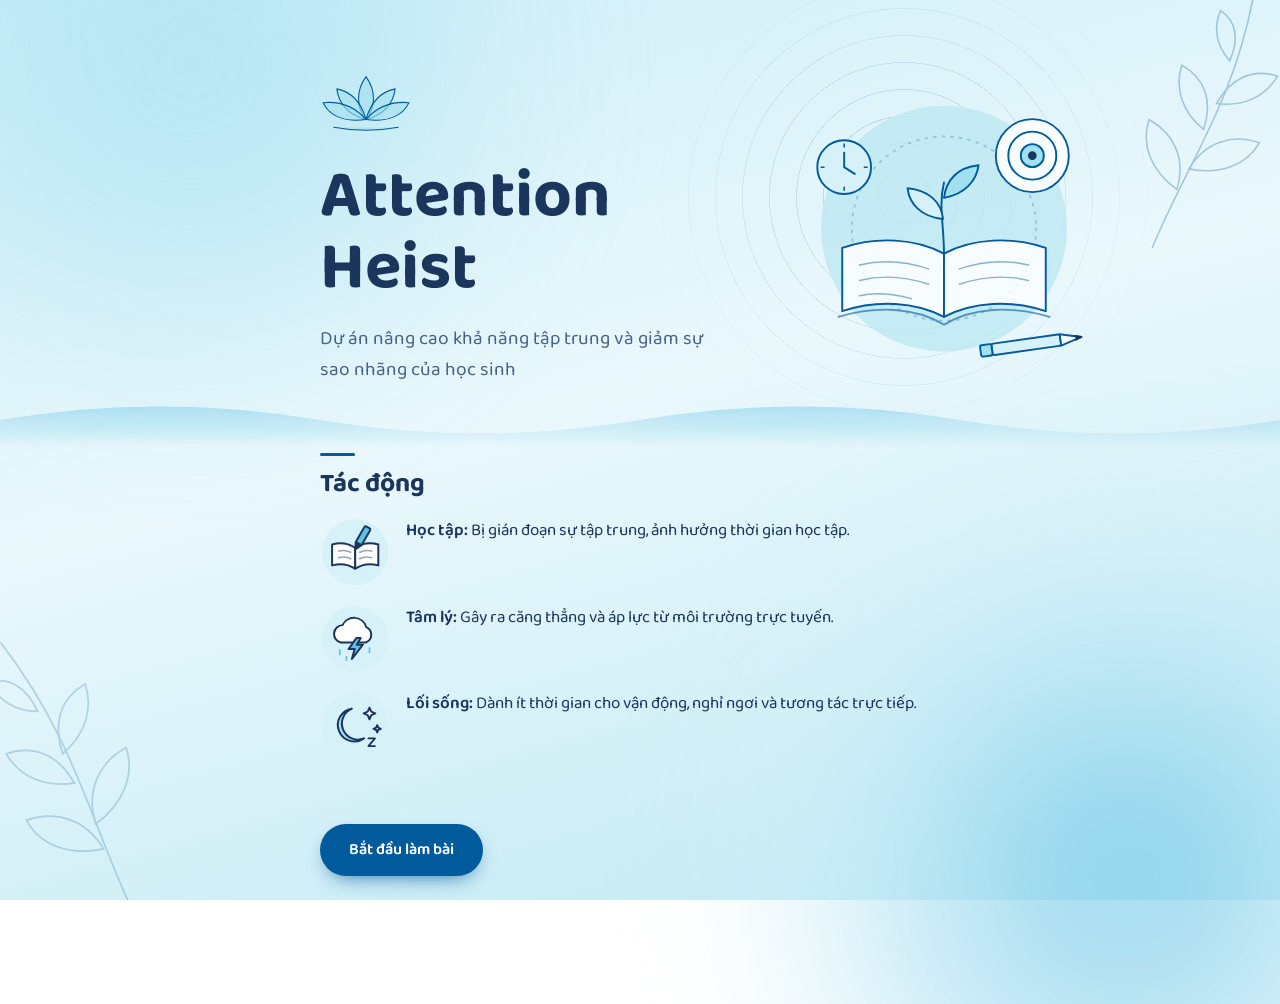
<file: index.html>
<!DOCTYPE html>
<html lang="vi">
<head>
  <meta charset="UTF-8">
  <meta name="viewport" content="width=device-width, initial-scale=1">
  <meta name="description" content="Attention Heist: bài tự đánh giá giúp học sinh nhìn lại thói quen dùng mạng xã hội, khả năng tập trung và sức khỏe tinh thần.">
  <meta name="theme-color" content="#eaf8fc">
  <title>Attention Heist</title>
  <link rel="preconnect" href="https://fonts.googleapis.com">
  <link rel="preconnect" href="https://fonts.gstatic.com" crossorigin>
  <link href="https://fonts.googleapis.com/css2?family=Baloo+2:wght@400;500;600;700;800&display=swap" rel="stylesheet">
  <link rel="icon" href="data:image/svg+xml,%3Csvg xmlns=%27http://www.w3.org/2000/svg%27 viewBox=%270 0 32 32%27%3E%3Cpath d=%27M16 4C11 10 11 18 16 24C21 18 21 10 16 4Z%27 fill=%27%2360c1e5%27 stroke=%27%23005a9c%27 stroke-width=%271.6%27 stroke-linejoin=%27round%27/%3E%3Cpath d=%27M16 24C8 22 4 17 3 11C10 12 14 17 16 24Z%27 fill=%27%23a0e0ef%27 stroke=%27%23005a9c%27 stroke-width=%271.6%27 stroke-linejoin=%27round%27/%3E%3Cpath d=%27M16 24C24 22 28 17 29 11C22 12 18 17 16 24Z%27 fill=%27%23a0e0ef%27 stroke=%27%23005a9c%27 stroke-width=%271.6%27 stroke-linejoin=%27round%27/%3E%3C/svg%3E">
  <link rel="stylesheet" href="style.css">
</head>
<body data-page="intro">
  <main>
    <section class="screen" id="screenIntro" aria-labelledby="introTitle">
      <header class="hero">
        <div class="hero-copy">
        <svg class="lotus" viewBox="0 0 120 80" aria-hidden="true">
          <path pathLength="1" d="M60 6C47 24 47 46 60 62C73 46 73 24 60 6Z"/>
          <path pathLength="1" d="M60 62C36 56 24 40 22 22C41 26 54 40 60 62Z"/>
          <path pathLength="1" d="M60 62C84 56 96 40 98 22C79 26 66 40 60 62Z"/>
          <path pathLength="1" d="M60 62C30 66 12 56 4 40C26 38 46 46 60 62Z"/>
          <path pathLength="1" d="M60 62C90 66 108 56 116 40C94 38 74 46 60 62Z"/>
          <path pathLength="1" d="M18 72Q60 80 102 72"/>
        </svg>
        <h1 id="introTitle" tabindex="-1">Attention Heist</h1>
        <p class="lead">Dự án nâng cao khả năng tập trung và giảm sự sao nhãng của học sinh</p>
        </div>
      <svg class="hero-art" viewBox="0 0 400 320" aria-hidden="true">
        <circle cx="200" cy="160" r="128" class="f-blush" stroke="none"/>
        <circle cx="200" cy="160" r="96" stroke-opacity=".25" stroke-dasharray="2 7"/>
        <g transform="translate(292 84)">
          <circle r="38" class="f-white"/><circle r="25"/><circle r="12" class="f-pink"/><circle r="3.5" class="f-ink" stroke="none"/>
        </g>
        <g transform="translate(96 96)">
          <circle r="28" class="f-peach"/>
          <path d="M0 -15V0L11 7"/><path d="M0 -24V-21M24 0H21M0 24V21M-24 0H-21" stroke-width="1.6"/>
        </g>
        <path d="M200 186C200 156 194 136 200 112"/>
        <path class="f-peach" d="M199 150C176 148 164 134 162 118C184 120 197 132 199 150Z"/>
        <path class="f-pink" d="M200 128C222 124 234 110 236 94C214 96 202 110 200 128Z"/>
        <path class="f-white" d="M200 252C170 236 130 234 94 246V180C130 168 170 170 200 186Z"/>
        <path class="f-white" d="M200 252C230 236 270 234 306 246V180C270 168 230 170 200 186Z"/>
        <path d="M90 252C130 240 170 242 200 260C230 242 270 240 310 252" stroke-opacity=".6"/>
        <path d="M112 198C136 192 160 194 184 202M112 214C136 208 160 210 184 218M112 230C130 226 148 228 166 233" stroke-opacity=".45" stroke-width="1.5"/>
        <path d="M216 202C240 194 264 192 288 198M216 218C240 210 264 208 288 214" stroke-opacity=".45" stroke-width="1.5"/>
        <g transform="translate(250 286) rotate(-8)">
          <rect x="0" y="-6" width="72" height="12" rx="2" class="f-peach"/>
          <rect x="-12" y="-6" width="12" height="12" rx="2" class="f-pink"/>
          <path class="f-white" d="M72 -6L94 0L72 6Z"/><path d="M88 -2L94 0L88 2" class="f-ink"/>
        </g>
      </svg>
      </header>

      <article class="intro-text" id="introText">
        <h2>Tác động</h2>
        <ul class="impact">
          <li><svg class="ico-art" viewBox="0 0 64 64" aria-hidden="true"><circle class="bg" cx="32" cy="32" r="30"/><path class="w" d="M32 47C26 43 18 42 11 44V25C18 23 26 24 32 28Z"/><path class="w" d="M32 47C38 43 46 42 53 44V25C46 23 38 24 32 28Z"/><path d="M17 31c4-1 8-.5 11 1M17 37c4-1 8-.5 11 1M36 32c3-1.500 7-2 11-1M36 38c3-1.500 7-2 11-1" stroke-opacity=".45" stroke-width="1.4"/><g transform="translate(41 8) rotate(30)"><rect width="6" height="17" rx="1.2" class="s2"/><path class="n" d="M0 17h6l-3 6z"/></g></svg><span><strong>Học tập:</strong> Bị gián đoạn sự tập trung, ảnh hưởng thời gian học tập.</span></li>
          <li><svg class="ico-art" viewBox="0 0 64 64" aria-hidden="true"><circle class="bg" cx="32" cy="32" r="30"/><path class="w" d="M19 35a8 8 0 0 1 1.500-15.800A11.500 11.500 0 0 1 42 21a7.500 7.500 0 0 1-.5 14Z"/><path class="s2" d="M33 31l-7 10h5.500L29 50l10-13h-5.500l3.500-6z"/><path d="M18 42v4M45 40v4M24 48v3" stroke-width="1.6" stroke="#60c1e5"/></svg><span><strong>Tâm lý:</strong> Gây ra căng thẳng và áp lực từ môi trường trực tuyến.</span></li>
          <li><svg class="ico-art" viewBox="0 0 64 64" aria-hidden="true"><circle class="bg" cx="32" cy="32" r="30"/><path class="s1" d="M40 44A15 15 0 1 1 29 17a12 12 0 0 0 11 27Z"/><path class="w" d="M45 16l1.600 3.700 3.700 1.600-3.700 1.600L45 26.600l-1.600-3.700-3.700-1.600 3.700-1.600z"/><path class="w" d="M52 32l1 2.300 2.300 1-2.300 1-1 2.300-1-2.300-2.300-1 2.300-1z"/><path d="M44 44h6l-6 7h6" stroke-width="1.6"/></svg><span><strong>Lối sống:</strong> Dành ít thời gian cho vận động, nghỉ ngơi và tương tác trực tiếp.</span></li>
        </ul>
      </article>

      <div class="start-zone" id="startZone">
        <p class="start-hint" id="startHint">Kéo xuống và đọc hết phần giới thiệu để mở bài test.</p>
        <button type="button" class="btn btn-primary" id="startBtn" hidden>Bắt đầu làm bài</button>
      </div>
    </section>

  </main>

  <script src="script.js" defer></script>
</body>
</html>
</file>
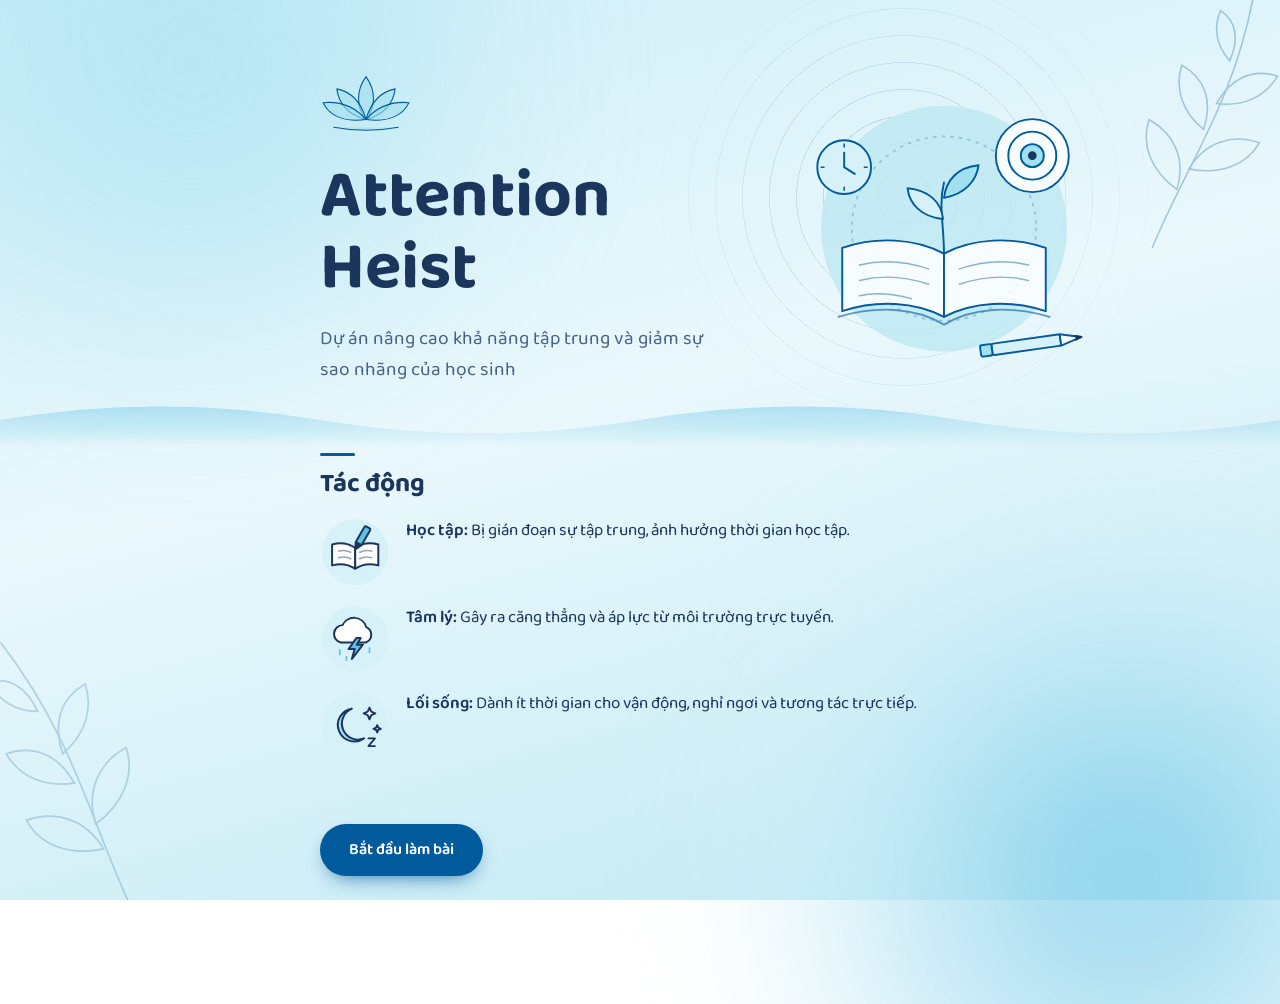
<file: ket-qua.html>
<!DOCTYPE html>
<html lang="vi">
<head>
  <meta charset="UTF-8">
  <meta name="viewport" content="width=device-width, initial-scale=1">
  <meta name="description" content="Attention Heist: bài tự đánh giá giúp học sinh nhìn lại thói quen dùng mạng xã hội, khả năng tập trung và sức khỏe tinh thần.">
  <meta name="theme-color" content="#eaf8fc">
  <title>Attention Heist</title>
  <link rel="preconnect" href="https://fonts.googleapis.com">
  <link rel="preconnect" href="https://fonts.gstatic.com" crossorigin>
  <link href="https://fonts.googleapis.com/css2?family=Baloo+2:wght@400;500;600;700;800&display=swap" rel="stylesheet">
  <link rel="icon" href="data:image/svg+xml,%3Csvg xmlns=%27http://www.w3.org/2000/svg%27 viewBox=%270 0 32 32%27%3E%3Cpath d=%27M16 4C11 10 11 18 16 24C21 18 21 10 16 4Z%27 fill=%27%2360c1e5%27 stroke=%27%23005a9c%27 stroke-width=%271.6%27 stroke-linejoin=%27round%27/%3E%3Cpath d=%27M16 24C8 22 4 17 3 11C10 12 14 17 16 24Z%27 fill=%27%23a0e0ef%27 stroke=%27%23005a9c%27 stroke-width=%271.6%27 stroke-linejoin=%27round%27/%3E%3Cpath d=%27M16 24C24 22 28 17 29 11C22 12 18 17 16 24Z%27 fill=%27%23a0e0ef%27 stroke=%27%23005a9c%27 stroke-width=%271.6%27 stroke-linejoin=%27round%27/%3E%3C/svg%3E">
  <link rel="stylesheet" href="style.css">
</head>
<body data-page="result">
  <main>
    <section class="screen" id="screenResult" aria-labelledby="resultTitle">
      <h2 class="result-title" id="resultTitle" tabindex="-1">Kết quả của bạn</h2>
      <p class="result-desc">Mỗi câu được chấm từ 0 đến 4 điểm, tổng điểm tối đa là 100. Điểm càng cao thể hiện tần suất gặp sai sót nhận thức thường ngày càng lớn. Kết quả giúp bạn hiểu tình trạng hiện tại của mình và biết nên bắt đầu thay đổi từ đâu.</p>

      <ol class="group-results" id="groupResults"></ol>
      <div id="levelDetails"></div>

      <p class="result-note">Đây là bảng tự đánh giá mang tính tham khảo, không phải chẩn đoán y khoa.</p>
      <p class="support-note">Nếu bạn thấy quá tải hoặc không ổn kéo dài, hãy chia sẻ với phụ huynh, thầy cô hoặc người bạn tin tưởng. Học sinh dưới 18 tuổi có thể gọi tổng đài quốc gia bảo vệ trẻ em <strong>111</strong> (miễn phí).</p>

      <div class="result-actions">
        <button type="button" class="btn btn-primary" id="retryBtn">Làm lại bài test</button>
        <button type="button" class="btn btn-ghost" id="homeBtn">Về trang giới thiệu</button>
      </div>
    </section>

  </main>

  <script src="script.js" defer></script>
</body>
</html>
</file>
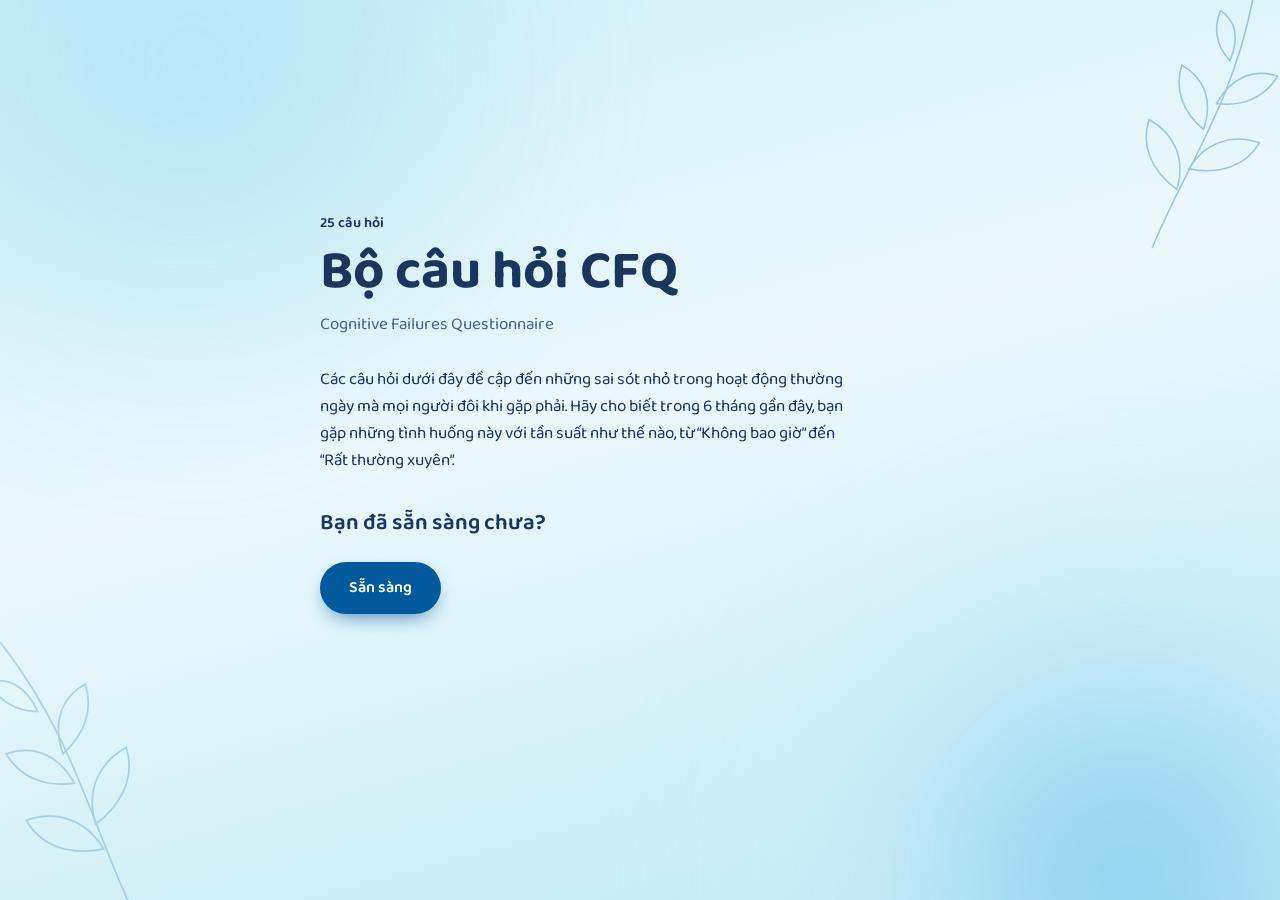
<file: lam-bai.html>
<!DOCTYPE html>
<html lang="vi">
<head>
  <meta charset="UTF-8">
  <meta name="viewport" content="width=device-width, initial-scale=1">
  <meta name="description" content="Attention Heist: bài tự đánh giá giúp học sinh nhìn lại thói quen dùng mạng xã hội, khả năng tập trung và sức khỏe tinh thần.">
  <meta name="theme-color" content="#eaf8fc">
  <title>Làm bài – Bộ câu hỏi CFQ</title>
  <link rel="preconnect" href="https://fonts.googleapis.com">
  <link rel="preconnect" href="https://fonts.gstatic.com" crossorigin>
  <link href="https://fonts.googleapis.com/css2?family=Baloo+2:wght@400;500;600;700;800&display=swap" rel="stylesheet">
  <link rel="icon" href="data:image/svg+xml,%3Csvg xmlns=%27http://www.w3.org/2000/svg%27 viewBox=%270 0 32 32%27%3E%3Cpath d=%27M16 4C11 10 11 18 16 24C21 18 21 10 16 4Z%27 fill=%27%2360c1e5%27 stroke=%27%23005a9c%27 stroke-width=%271.6%27 stroke-linejoin=%27round%27/%3E%3Cpath d=%27M16 24C8 22 4 17 3 11C10 12 14 17 16 24Z%27 fill=%27%23a0e0ef%27 stroke=%27%23005a9c%27 stroke-width=%271.6%27 stroke-linejoin=%27round%27/%3E%3Cpath d=%27M16 24C24 22 28 17 29 11C22 12 18 17 16 24Z%27 fill=%27%23a0e0ef%27 stroke=%27%23005a9c%27 stroke-width=%271.6%27 stroke-linejoin=%27round%27/%3E%3C/svg%3E">
  <link rel="stylesheet" href="style.css">
</head>
<body data-page="quiz">
  <main>
    <section class="screen" id="screenReady" aria-labelledby="readyTitle">
      <p class="group-label">25 câu hỏi</p>
      <h1 class="ready-title" id="readyTitle" tabindex="-1">Bộ câu hỏi CFQ</h1>
      <p class="ready-en">Cognitive Failures Questionnaire</p>
      <p class="ready-info">Các câu hỏi dưới đây đề cập đến những sai sót nhỏ trong hoạt động thường ngày mà mọi người đôi khi gặp phải. Hãy cho biết trong 6 tháng gần đây, bạn gặp những tình huống này với tần suất như thế nào, từ “Không bao giờ” đến “Rất thường xuyên”.</p>
      <p class="ready-ask">Bạn đã sẵn sàng chưa?</p>
      <button type="button" class="btn btn-primary" id="readyBtn">Sẵn sàng</button>
    </section>

    <section class="screen" id="screenQuiz" aria-labelledby="questionText" hidden>
      <div class="quiz-top">
        <p class="group-label">Bộ câu hỏi CFQ</p>
        <p class="quiz-count" id="quizCount" aria-live="polite"></p>
        <div class="quiz-bar" role="progressbar" aria-valuemin="0" aria-valuemax="100" aria-valuenow="0" id="quizBar">
          <span id="quizBarFill"></span>
        </div>
      </div>

      <h2 class="question" id="questionText" tabindex="-1"></h2>

      <div class="options" id="options" role="radiogroup" aria-labelledby="questionText"></div>

      <div class="quiz-nav">
        <button type="button" class="btn btn-ghost" id="backBtn">Câu trước</button>
        <button type="button" class="btn btn-primary" id="nextBtn" disabled>Câu tiếp theo</button>
      </div>
      <p class="key-hint">Mẹo: nhấn phím 1–5 hoặc dùng phím mũi tên để chọn nhanh đáp án.</p>
    </section>

  </main>

  <script src="script.js" defer></script>
</body>
</html>
</file>
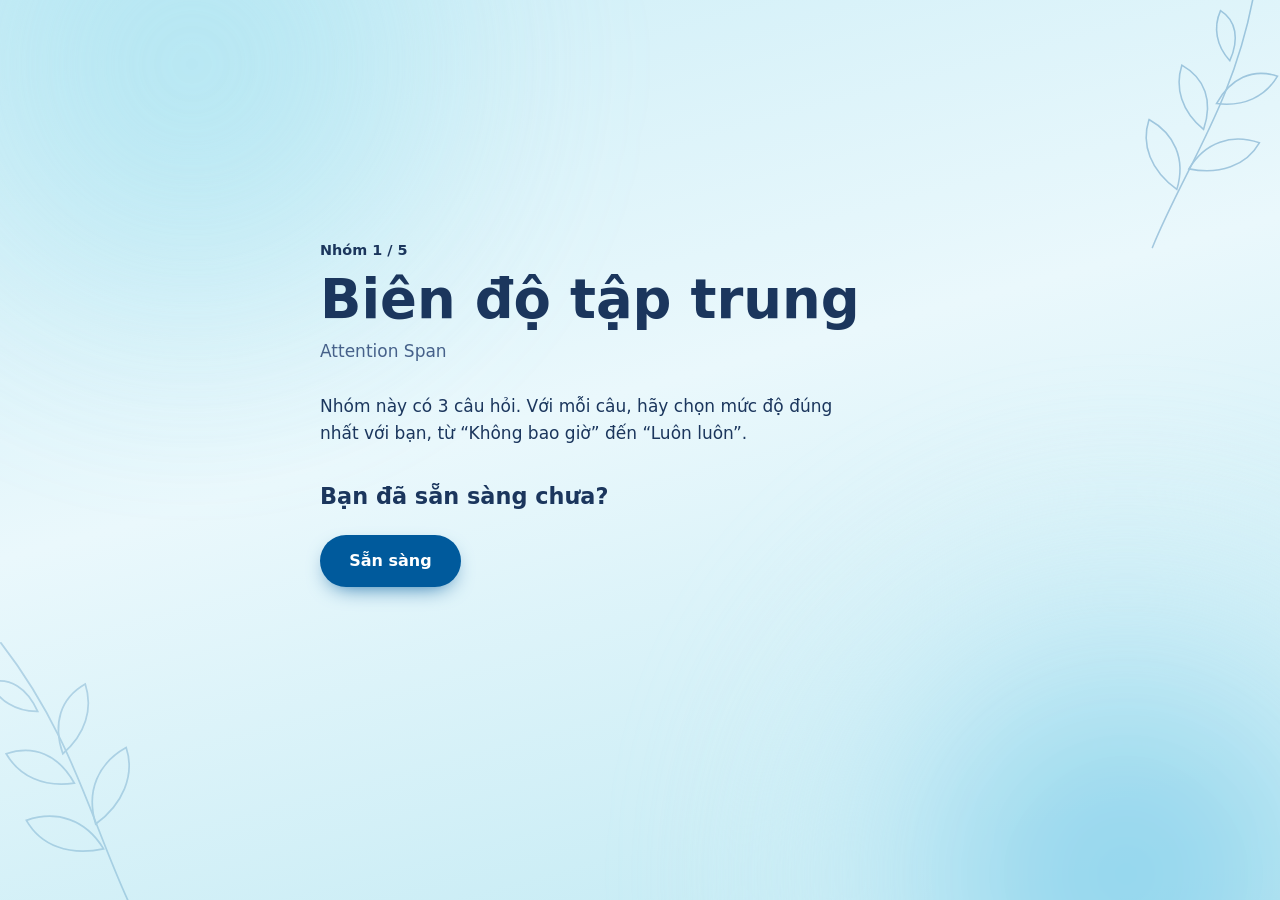
<file: nhom-1.html>
<!DOCTYPE html>
<html lang="vi">
<head>
  <meta charset="UTF-8">
  <meta name="viewport" content="width=device-width, initial-scale=1">
  <title>Nhóm 1: Biên độ tập trung — Attention Heist</title>
  <link rel="preconnect" href="https://fonts.googleapis.com">
  <link rel="preconnect" href="https://fonts.gstatic.com" crossorigin>
  <link href="https://fonts.googleapis.com/css2?family=Be+Vietnam+Pro:wght@400;500;600&family=Fraunces:opsz,wght@9..144,600;9..144,700&display=swap" rel="stylesheet">
  <link rel="stylesheet" href="style.css">
</head>
<body data-page="group" data-group="1">

  <main>

    <section class="screen" id="screenReady" aria-labelledby="readyTitle">
      <p class="group-label">Nhóm 1 / 5</p>
      <h1 class="ready-title" id="readyTitle" tabindex="-1">Biên độ tập trung</h1>
      <p class="ready-en">Attention Span</p>
      <p class="ready-info">Nhóm này có 3 câu hỏi. Với mỗi câu, hãy chọn mức độ đúng nhất với bạn, từ “Không bao giờ” đến “Luôn luôn”.</p>
      <p class="ready-ask">Bạn đã sẵn sàng chưa?</p>
      <button type="button" class="btn btn-primary" id="readyBtn">Sẵn sàng</button>
    </section>

    <section class="screen" id="screenQuiz" aria-labelledby="questionText" hidden>
      <div class="quiz-top">
        <p class="group-label">Nhóm 1 / 5</p>
        <p class="group-name">Biên độ tập trung <span>(Attention Span)</span></p>
        <p class="quiz-count" id="quizCount" aria-live="polite">Câu 1 / 15</p>
        <div class="quiz-bar" role="progressbar" aria-valuemin="0" aria-valuemax="100" aria-valuenow="0" id="quizBar">
          <span id="quizBarFill"></span>
        </div>
      </div>

      <h2 class="question" id="questionText" tabindex="-1"></h2>

      <div class="options" id="options" role="radiogroup" aria-labelledby="questionText"></div>

      <div class="quiz-nav">
        <button type="button" class="btn btn-ghost" id="backBtn">Câu trước</button>
        <button type="button" class="btn btn-primary" id="nextBtn" disabled>Câu tiếp theo</button>
      </div>
      <p class="key-hint">Mẹo: nhấn phím 1–5 để chọn nhanh đáp án.</p>
    </section>

  </main>

  <script src="script.js"></script>
</body>
</html>
</file>
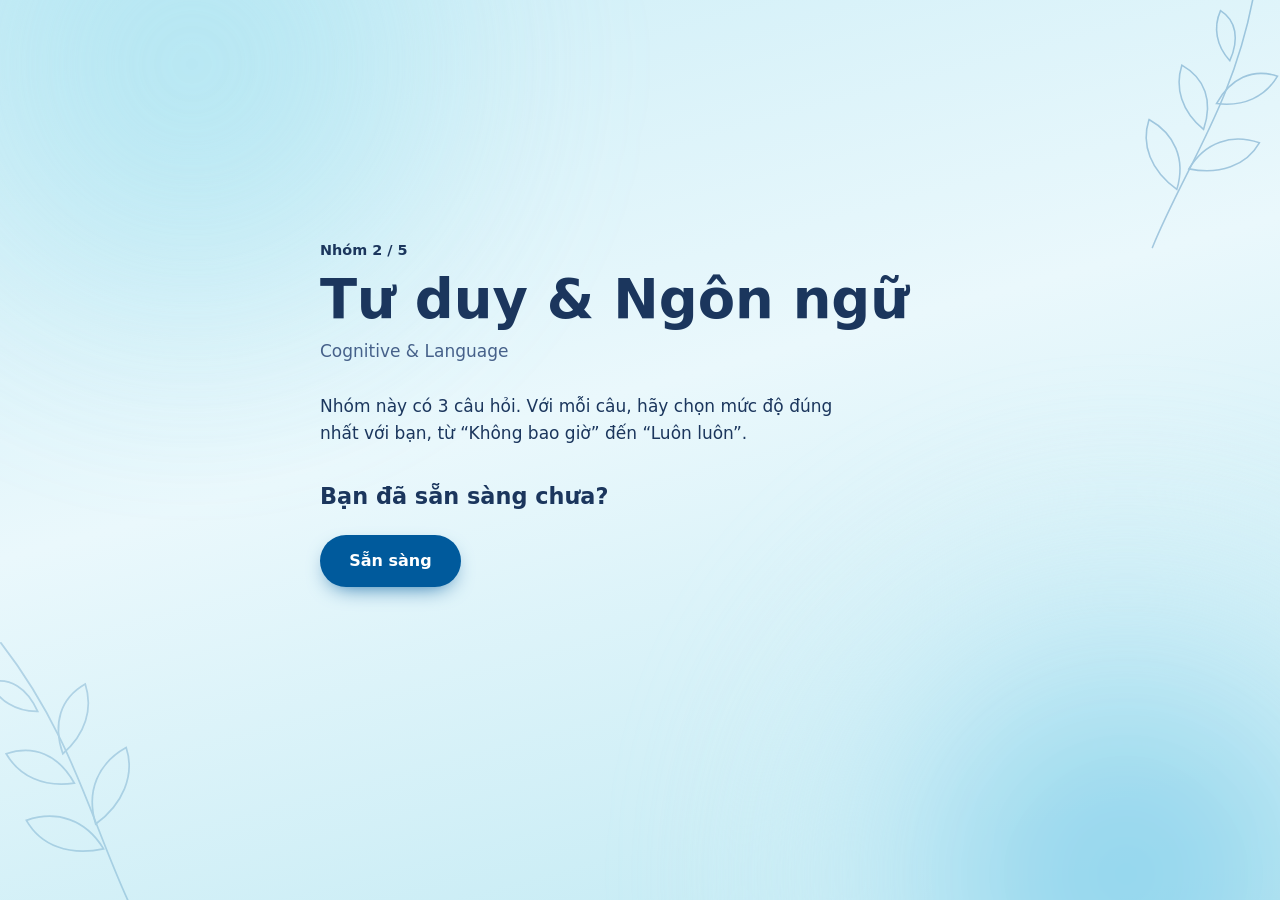
<file: nhom-2.html>
<!DOCTYPE html>
<html lang="vi">
<head>
  <meta charset="UTF-8">
  <meta name="viewport" content="width=device-width, initial-scale=1">
  <title>Nhóm 2: Tư duy &amp; Ngôn ngữ — Attention Heist</title>
  <link rel="preconnect" href="https://fonts.googleapis.com">
  <link rel="preconnect" href="https://fonts.gstatic.com" crossorigin>
  <link href="https://fonts.googleapis.com/css2?family=Be+Vietnam+Pro:wght@400;500;600&family=Fraunces:opsz,wght@9..144,600;9..144,700&display=swap" rel="stylesheet">
  <link rel="stylesheet" href="style.css">
</head>
<body data-page="group" data-group="2">

  <main>

    <section class="screen" id="screenReady" aria-labelledby="readyTitle">
      <p class="group-label">Nhóm 2 / 5</p>
      <h1 class="ready-title" id="readyTitle" tabindex="-1">Tư duy &amp; Ngôn ngữ</h1>
      <p class="ready-en">Cognitive &amp; Language</p>
      <p class="ready-info">Nhóm này có 3 câu hỏi. Với mỗi câu, hãy chọn mức độ đúng nhất với bạn, từ “Không bao giờ” đến “Luôn luôn”.</p>
      <p class="ready-ask">Bạn đã sẵn sàng chưa?</p>
      <button type="button" class="btn btn-primary" id="readyBtn">Sẵn sàng</button>
    </section>

    <section class="screen" id="screenQuiz" aria-labelledby="questionText" hidden>
      <div class="quiz-top">
        <p class="group-label">Nhóm 2 / 5</p>
        <p class="group-name">Tư duy &amp; Ngôn ngữ <span>(Cognitive &amp; Language)</span></p>
        <p class="quiz-count" id="quizCount" aria-live="polite">Câu 4 / 15</p>
        <div class="quiz-bar" role="progressbar" aria-valuemin="0" aria-valuemax="100" aria-valuenow="0" id="quizBar">
          <span id="quizBarFill"></span>
        </div>
      </div>

      <h2 class="question" id="questionText" tabindex="-1"></h2>

      <div class="options" id="options" role="radiogroup" aria-labelledby="questionText"></div>

      <div class="quiz-nav">
        <button type="button" class="btn btn-ghost" id="backBtn">Câu trước</button>
        <button type="button" class="btn btn-primary" id="nextBtn" disabled>Câu tiếp theo</button>
      </div>
      <p class="key-hint">Mẹo: nhấn phím 1–5 để chọn nhanh đáp án.</p>
    </section>

  </main>

  <script src="script.js"></script>
</body>
</html>
</file>
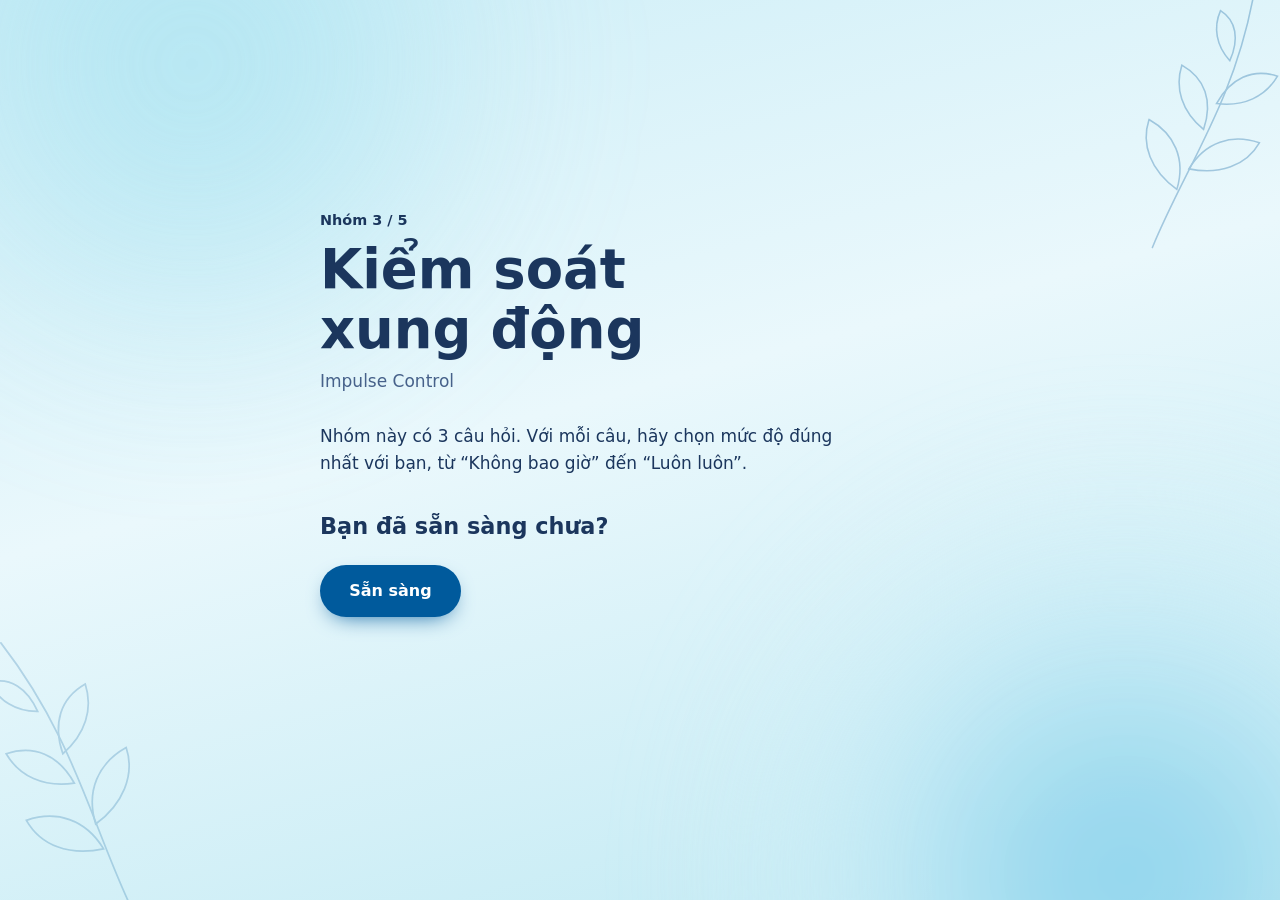
<file: nhom-3.html>
<!DOCTYPE html>
<html lang="vi">
<head>
  <meta charset="UTF-8">
  <meta name="viewport" content="width=device-width, initial-scale=1">
  <title>Nhóm 3: Kiểm soát xung động — Attention Heist</title>
  <link rel="preconnect" href="https://fonts.googleapis.com">
  <link rel="preconnect" href="https://fonts.gstatic.com" crossorigin>
  <link href="https://fonts.googleapis.com/css2?family=Be+Vietnam+Pro:wght@400;500;600&family=Fraunces:opsz,wght@9..144,600;9..144,700&display=swap" rel="stylesheet">
  <link rel="stylesheet" href="style.css">
</head>
<body data-page="group" data-group="3">

  <main>

    <section class="screen" id="screenReady" aria-labelledby="readyTitle">
      <p class="group-label">Nhóm 3 / 5</p>
      <h1 class="ready-title" id="readyTitle" tabindex="-1">Kiểm soát xung động</h1>
      <p class="ready-en">Impulse Control</p>
      <p class="ready-info">Nhóm này có 3 câu hỏi. Với mỗi câu, hãy chọn mức độ đúng nhất với bạn, từ “Không bao giờ” đến “Luôn luôn”.</p>
      <p class="ready-ask">Bạn đã sẵn sàng chưa?</p>
      <button type="button" class="btn btn-primary" id="readyBtn">Sẵn sàng</button>
    </section>

    <section class="screen" id="screenQuiz" aria-labelledby="questionText" hidden>
      <div class="quiz-top">
        <p class="group-label">Nhóm 3 / 5</p>
        <p class="group-name">Kiểm soát xung động <span>(Impulse Control)</span></p>
        <p class="quiz-count" id="quizCount" aria-live="polite">Câu 7 / 15</p>
        <div class="quiz-bar" role="progressbar" aria-valuemin="0" aria-valuemax="100" aria-valuenow="0" id="quizBar">
          <span id="quizBarFill"></span>
        </div>
      </div>

      <h2 class="question" id="questionText" tabindex="-1"></h2>

      <div class="options" id="options" role="radiogroup" aria-labelledby="questionText"></div>

      <div class="quiz-nav">
        <button type="button" class="btn btn-ghost" id="backBtn">Câu trước</button>
        <button type="button" class="btn btn-primary" id="nextBtn" disabled>Câu tiếp theo</button>
      </div>
      <p class="key-hint">Mẹo: nhấn phím 1–5 để chọn nhanh đáp án.</p>
    </section>

  </main>

  <script src="script.js"></script>
</body>
</html>
</file>
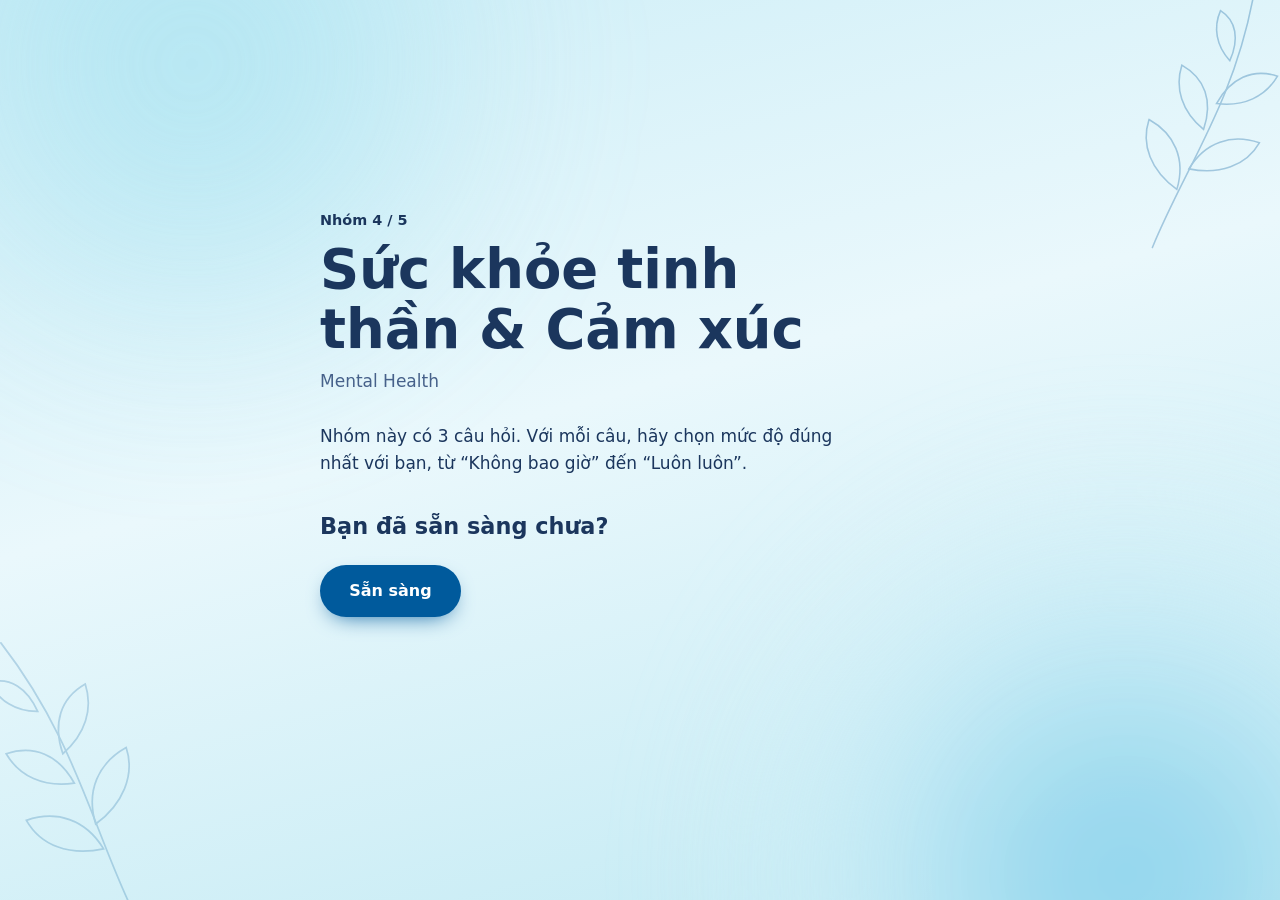
<file: nhom-4.html>
<!DOCTYPE html>
<html lang="vi">
<head>
  <meta charset="UTF-8">
  <meta name="viewport" content="width=device-width, initial-scale=1">
  <title>Nhóm 4: Sức khỏe tinh thần &amp; Cảm xúc — Attention Heist</title>
  <link rel="preconnect" href="https://fonts.googleapis.com">
  <link rel="preconnect" href="https://fonts.gstatic.com" crossorigin>
  <link href="https://fonts.googleapis.com/css2?family=Be+Vietnam+Pro:wght@400;500;600&family=Fraunces:opsz,wght@9..144,600;9..144,700&display=swap" rel="stylesheet">
  <link rel="stylesheet" href="style.css">
</head>
<body data-page="group" data-group="4">

  <main>

    <!-- ========== MÀN CHỜ: NHÓM 4 / 5 ========== -->
    <section class="screen" id="screenReady" aria-labelledby="readyTitle">
      <p class="group-label">Nhóm 4 / 5</p>
      <h1 class="ready-title" id="readyTitle" tabindex="-1">Sức khỏe tinh thần &amp; Cảm xúc</h1>
      <p class="ready-en">Mental Health</p>
      <p class="ready-info">Nhóm này có 3 câu hỏi. Với mỗi câu, hãy chọn mức độ đúng nhất với bạn, từ “Không bao giờ” đến “Luôn luôn”.</p>
      <p class="ready-ask">Bạn đã sẵn sàng chưa?</p>
      <button type="button" class="btn btn-primary" id="readyBtn">Sẵn sàng</button>
    </section>

    <!-- ========== NHÓM 4 / 5: SỨC KHỎE TINH THẦN &AMP; CẢM XÚC ========== -->
    <section class="screen" id="screenQuiz" aria-labelledby="questionText" hidden>
      <div class="quiz-top">
        <p class="group-label">Nhóm 4 / 5</p>
        <p class="group-name">Sức khỏe tinh thần &amp; Cảm xúc <span>(Mental Health)</span></p>
        <p class="quiz-count" id="quizCount" aria-live="polite">Câu 10 / 15</p>
        <div class="quiz-bar" role="progressbar" aria-valuemin="0" aria-valuemax="100" aria-valuenow="0" id="quizBar">
          <span id="quizBarFill"></span>
        </div>
      </div>

      <h2 class="question" id="questionText" tabindex="-1"></h2>

      <div class="options" id="options" role="radiogroup" aria-labelledby="questionText"></div>

      <div class="quiz-nav">
        <button type="button" class="btn btn-ghost" id="backBtn">Câu trước</button>
        <button type="button" class="btn btn-primary" id="nextBtn" disabled>Câu tiếp theo</button>
      </div>
      <p class="key-hint">Mẹo: nhấn phím 1–5 để chọn nhanh đáp án.</p>
    </section>

  </main>

  <script src="script.js"></script>
</body>
</html>
</file>
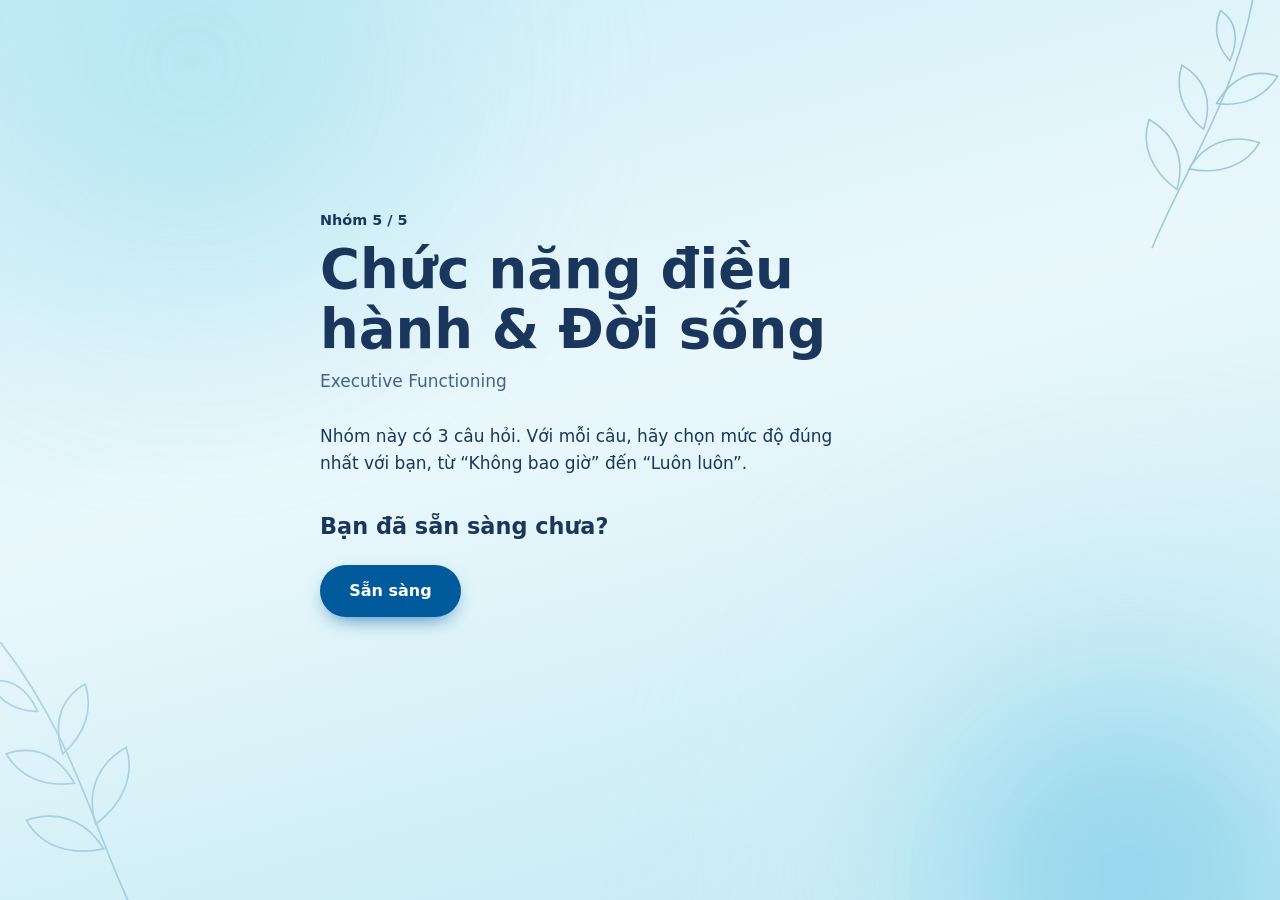
<file: nhom-5.html>
<!DOCTYPE html>
<html lang="vi">
<head>
  <meta charset="UTF-8">
  <meta name="viewport" content="width=device-width, initial-scale=1">
  <title>Nhóm 5: Chức năng điều hành &amp; Đời sống — Attention Heist</title>
  <link rel="preconnect" href="https://fonts.googleapis.com">
  <link rel="preconnect" href="https://fonts.gstatic.com" crossorigin>
  <link href="https://fonts.googleapis.com/css2?family=Be+Vietnam+Pro:wght@400;500;600&family=Fraunces:opsz,wght@9..144,600;9..144,700&display=swap" rel="stylesheet">
  <link rel="stylesheet" href="style.css">
</head>
<body data-page="group" data-group="5">

  <main>

    <section class="screen" id="screenReady" aria-labelledby="readyTitle">
      <p class="group-label">Nhóm 5 / 5</p>
      <h1 class="ready-title" id="readyTitle" tabindex="-1">Chức năng điều hành &amp; Đời sống</h1>
      <p class="ready-en">Executive Functioning</p>
      <p class="ready-info">Nhóm này có 3 câu hỏi. Với mỗi câu, hãy chọn mức độ đúng nhất với bạn, từ “Không bao giờ” đến “Luôn luôn”.</p>
      <p class="ready-ask">Bạn đã sẵn sàng chưa?</p>
      <button type="button" class="btn btn-primary" id="readyBtn">Sẵn sàng</button>
    </section>

    <section class="screen" id="screenQuiz" aria-labelledby="questionText" hidden>
      <div class="quiz-top">
        <p class="group-label">Nhóm 5 / 5</p>
        <p class="group-name">Chức năng điều hành &amp; Đời sống <span>(Executive Functioning)</span></p>
        <p class="quiz-count" id="quizCount" aria-live="polite">Câu 13 / 15</p>
        <div class="quiz-bar" role="progressbar" aria-valuemin="0" aria-valuemax="100" aria-valuenow="0" id="quizBar">
          <span id="quizBarFill"></span>
        </div>
      </div>

      <h2 class="question" id="questionText" tabindex="-1"></h2>

      <div class="options" id="options" role="radiogroup" aria-labelledby="questionText"></div>

      <div class="quiz-nav">
        <button type="button" class="btn btn-ghost" id="backBtn">Câu trước</button>
        <button type="button" class="btn btn-primary" id="nextBtn" disabled>Câu tiếp theo</button>
      </div>
      <p class="key-hint">Mẹo: nhấn phím 1–5 để chọn nhanh đáp án.</p>
    </section>

  </main>

  <script src="script.js"></script>
</body>
</html>
</file>
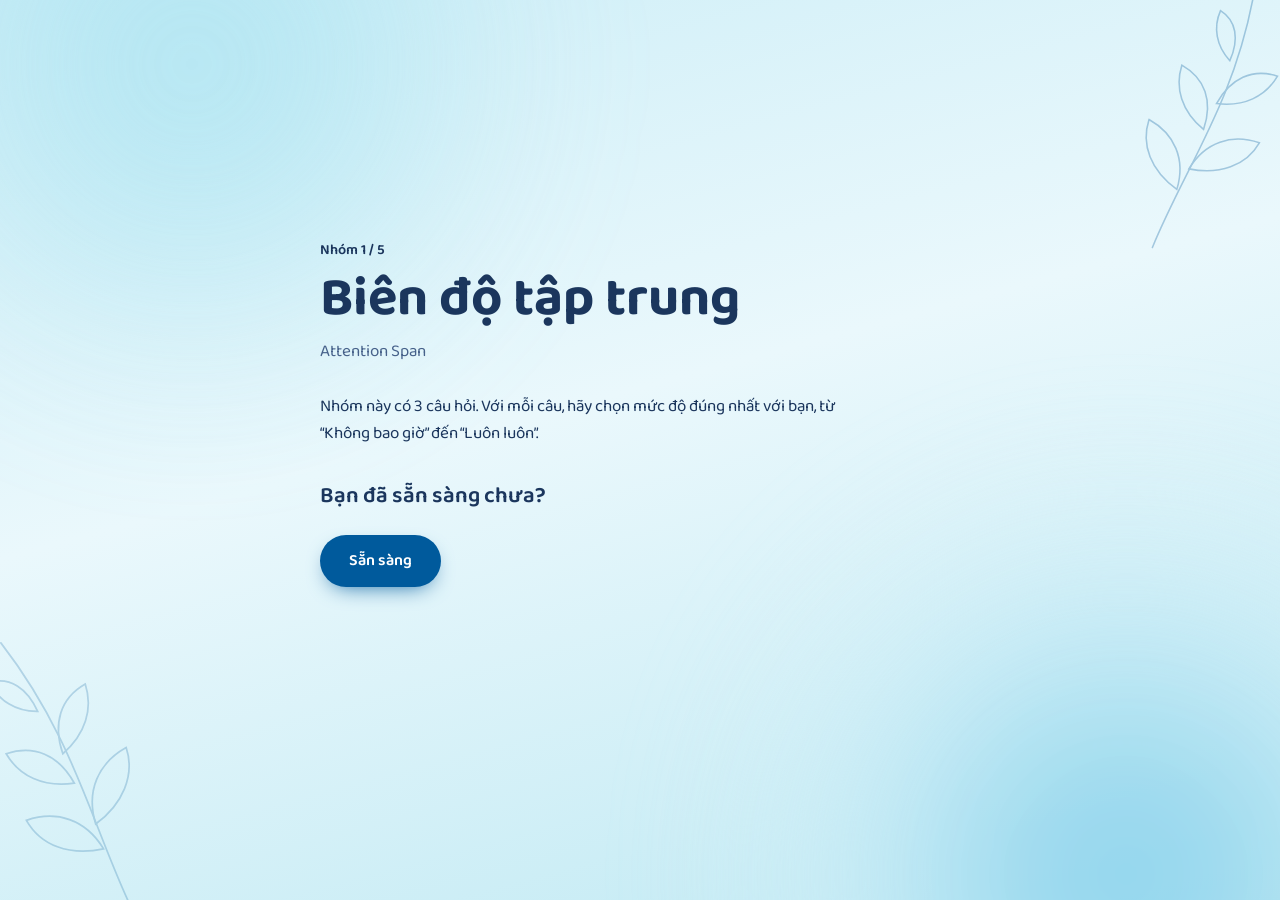
<file: nhom_cau_hoi/nhom-1.html>
<!DOCTYPE html>
<html lang="vi">
<head>
  <meta charset="UTF-8">
  <meta name="viewport" content="width=device-width, initial-scale=1">
  <meta name="description" content="Attention Heist: bài tự đánh giá giúp học sinh nhìn lại thói quen dùng mạng xã hội, khả năng tập trung và sức khỏe tinh thần.">
  <meta name="theme-color" content="#eaf8fc">
  <title>Nhóm 1: Biên độ tập trung</title>
  <link rel="preconnect" href="https://fonts.googleapis.com">
  <link rel="preconnect" href="https://fonts.gstatic.com" crossorigin>
  <link href="https://fonts.googleapis.com/css2?family=Baloo+2:wght@400;500;600;700;800&display=swap" rel="stylesheet">
  <link rel="icon" href="data:image/svg+xml,%3Csvg xmlns=%27http://www.w3.org/2000/svg%27 viewBox=%270 0 32 32%27%3E%3Cpath d=%27M16 4C11 10 11 18 16 24C21 18 21 10 16 4Z%27 fill=%27%2360c1e5%27 stroke=%27%23005a9c%27 stroke-width=%271.6%27 stroke-linejoin=%27round%27/%3E%3Cpath d=%27M16 24C8 22 4 17 3 11C10 12 14 17 16 24Z%27 fill=%27%23a0e0ef%27 stroke=%27%23005a9c%27 stroke-width=%271.6%27 stroke-linejoin=%27round%27/%3E%3Cpath d=%27M16 24C24 22 28 17 29 11C22 12 18 17 16 24Z%27 fill=%27%23a0e0ef%27 stroke=%27%23005a9c%27 stroke-width=%271.6%27 stroke-linejoin=%27round%27/%3E%3C/svg%3E">
  <link rel="stylesheet" href="../style.css">
</head>
<body data-page="group" data-group="1">
  <main>
    <section class="screen" id="screenReady" aria-labelledby="readyTitle">
      <p class="group-label">Nhóm 1 / 5</p>
      <h1 class="ready-title" id="readyTitle" tabindex="-1">Biên độ tập trung</h1>
      <p class="ready-en">Attention Span</p>
      <p class="ready-info">Nhóm này có 3 câu hỏi. Với mỗi câu, hãy chọn mức độ đúng nhất với bạn, từ “Không bao giờ” đến “Luôn luôn”.</p>
      <p class="ready-ask">Bạn đã sẵn sàng chưa?</p>
      <button type="button" class="btn btn-primary" id="readyBtn">Sẵn sàng</button>
    </section>

    <section class="screen" id="screenQuiz" aria-labelledby="questionText" hidden>
      <div class="quiz-top">
        <p class="group-label">Nhóm 1 / 5</p>
        <p class="group-name">Biên độ tập trung <span>(Attention Span)</span></p>
        <p class="quiz-count" id="quizCount" aria-live="polite"></p>
        <div class="quiz-bar" role="progressbar" aria-valuemin="0" aria-valuemax="100" aria-valuenow="0" id="quizBar">
          <span id="quizBarFill"></span>
        </div>
      </div>

      <h2 class="question" id="questionText" tabindex="-1"></h2>

      <div class="options" id="options" role="radiogroup" aria-labelledby="questionText"></div>

      <div class="quiz-nav">
        <button type="button" class="btn btn-ghost" id="backBtn">Câu trước</button>
        <button type="button" class="btn btn-primary" id="nextBtn" disabled>Câu tiếp theo</button>
      </div>
      <p class="key-hint">Mẹo: nhấn phím 1–5 hoặc dùng phím mũi tên để chọn nhanh đáp án.</p>
    </section>

  </main>

  <script src="../script.js" defer></script>
</body>
</html>
</file>
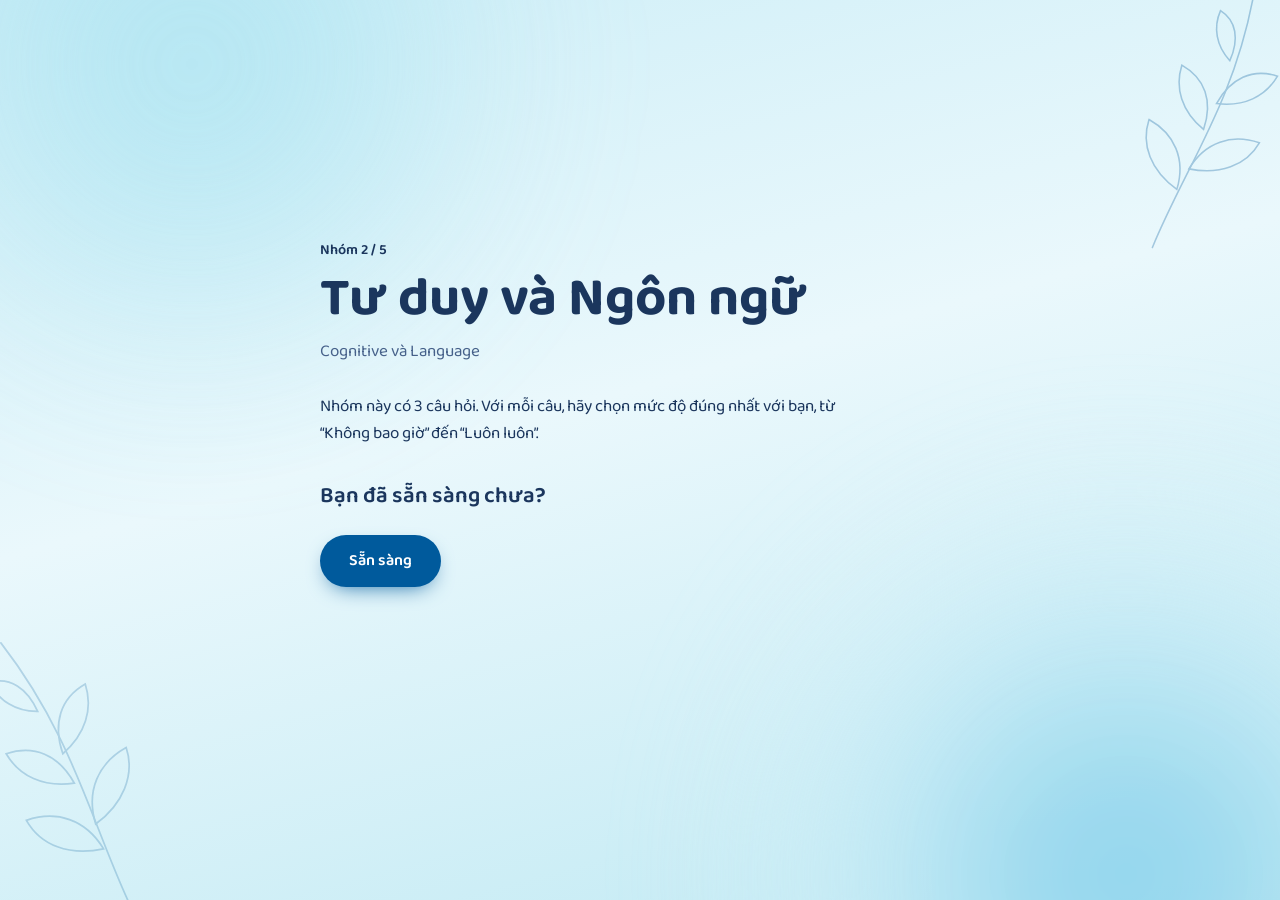
<file: nhom_cau_hoi/nhom-2.html>
<!DOCTYPE html>
<html lang="vi">
<head>
  <meta charset="UTF-8">
  <meta name="viewport" content="width=device-width, initial-scale=1">
  <meta name="description" content="Attention Heist: bài tự đánh giá giúp học sinh nhìn lại thói quen dùng mạng xã hội, khả năng tập trung và sức khỏe tinh thần.">
  <meta name="theme-color" content="#eaf8fc">
  <title>Nhóm 2: Tư duy và Ngôn ngữ</title>
  <link rel="preconnect" href="https://fonts.googleapis.com">
  <link rel="preconnect" href="https://fonts.gstatic.com" crossorigin>
  <link href="https://fonts.googleapis.com/css2?family=Baloo+2:wght@400;500;600;700;800&display=swap" rel="stylesheet">
  <link rel="icon" href="data:image/svg+xml,%3Csvg xmlns=%27http://www.w3.org/2000/svg%27 viewBox=%270 0 32 32%27%3E%3Cpath d=%27M16 4C11 10 11 18 16 24C21 18 21 10 16 4Z%27 fill=%27%2360c1e5%27 stroke=%27%23005a9c%27 stroke-width=%271.6%27 stroke-linejoin=%27round%27/%3E%3Cpath d=%27M16 24C8 22 4 17 3 11C10 12 14 17 16 24Z%27 fill=%27%23a0e0ef%27 stroke=%27%23005a9c%27 stroke-width=%271.6%27 stroke-linejoin=%27round%27/%3E%3Cpath d=%27M16 24C24 22 28 17 29 11C22 12 18 17 16 24Z%27 fill=%27%23a0e0ef%27 stroke=%27%23005a9c%27 stroke-width=%271.6%27 stroke-linejoin=%27round%27/%3E%3C/svg%3E">
  <link rel="stylesheet" href="../style.css">
</head>
<body data-page="group" data-group="2">
  <main>
    <section class="screen" id="screenReady" aria-labelledby="readyTitle">
      <p class="group-label">Nhóm 2 / 5</p>
      <h1 class="ready-title" id="readyTitle" tabindex="-1">Tư duy và Ngôn ngữ</h1>
      <p class="ready-en">Cognitive và Language</p>
      <p class="ready-info">Nhóm này có 3 câu hỏi. Với mỗi câu, hãy chọn mức độ đúng nhất với bạn, từ “Không bao giờ” đến “Luôn luôn”.</p>
      <p class="ready-ask">Bạn đã sẵn sàng chưa?</p>
      <button type="button" class="btn btn-primary" id="readyBtn">Sẵn sàng</button>
    </section>

    <section class="screen" id="screenQuiz" aria-labelledby="questionText" hidden>
      <div class="quiz-top">
        <p class="group-label">Nhóm 2 / 5</p>
        <p class="group-name">Tư duy và Ngôn ngữ <span>(Cognitive và Language)</span></p>
        <p class="quiz-count" id="quizCount" aria-live="polite"></p>
        <div class="quiz-bar" role="progressbar" aria-valuemin="0" aria-valuemax="100" aria-valuenow="0" id="quizBar">
          <span id="quizBarFill"></span>
        </div>
      </div>

      <h2 class="question" id="questionText" tabindex="-1"></h2>

      <div class="options" id="options" role="radiogroup" aria-labelledby="questionText"></div>

      <div class="quiz-nav">
        <button type="button" class="btn btn-ghost" id="backBtn">Câu trước</button>
        <button type="button" class="btn btn-primary" id="nextBtn" disabled>Câu tiếp theo</button>
      </div>
      <p class="key-hint">Mẹo: nhấn phím 1–5 hoặc dùng phím mũi tên để chọn nhanh đáp án.</p>
    </section>

  </main>

  <script src="../script.js" defer></script>
</body>
</html>
</file>
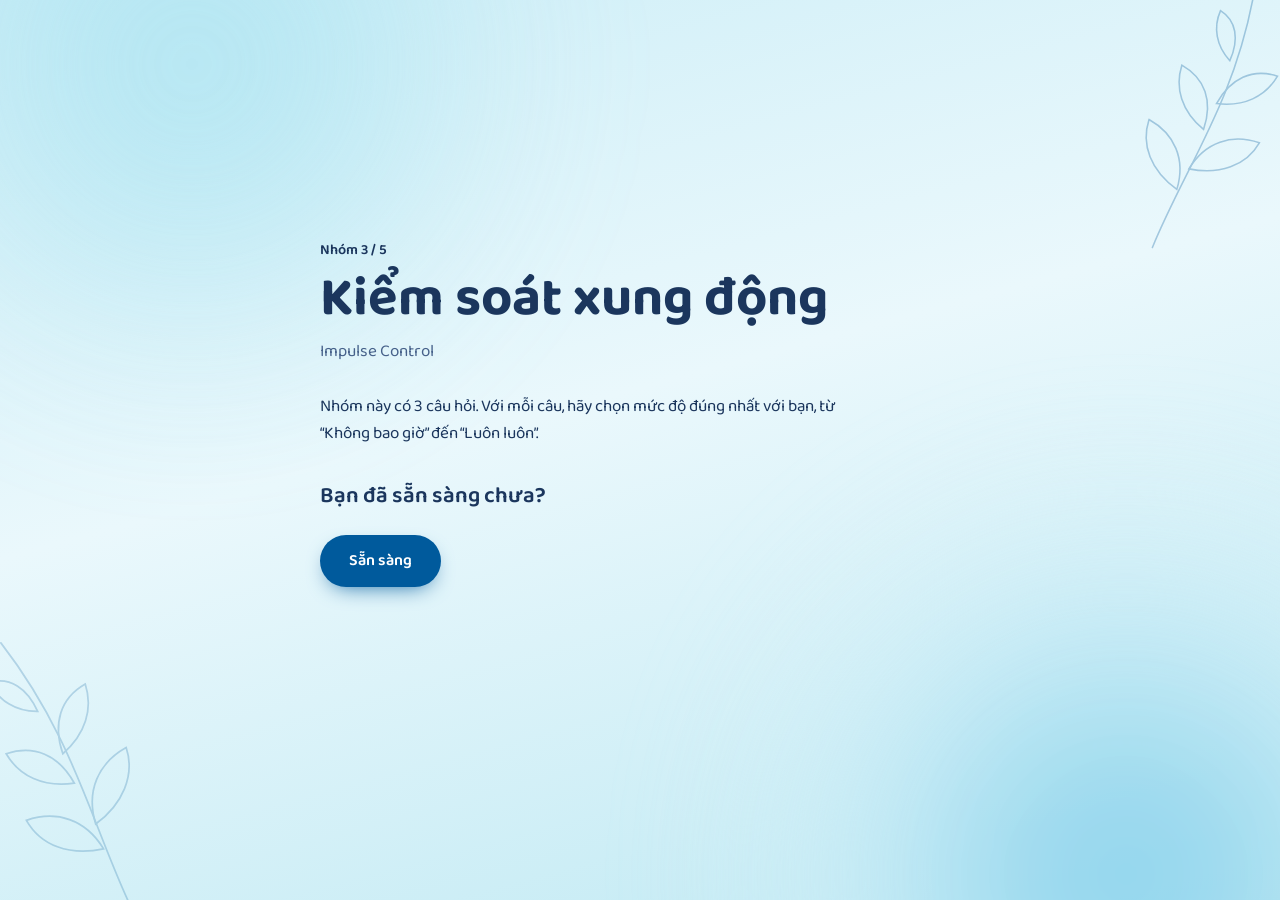
<file: nhom_cau_hoi/nhom-3.html>
<!DOCTYPE html>
<html lang="vi">
<head>
  <meta charset="UTF-8">
  <meta name="viewport" content="width=device-width, initial-scale=1">
  <meta name="description" content="Attention Heist: bài tự đánh giá giúp học sinh nhìn lại thói quen dùng mạng xã hội, khả năng tập trung và sức khỏe tinh thần.">
  <meta name="theme-color" content="#eaf8fc">
  <title>Nhóm 3: Kiểm soát xung động</title>
  <link rel="preconnect" href="https://fonts.googleapis.com">
  <link rel="preconnect" href="https://fonts.gstatic.com" crossorigin>
  <link href="https://fonts.googleapis.com/css2?family=Baloo+2:wght@400;500;600;700;800&display=swap" rel="stylesheet">
  <link rel="icon" href="data:image/svg+xml,%3Csvg xmlns=%27http://www.w3.org/2000/svg%27 viewBox=%270 0 32 32%27%3E%3Cpath d=%27M16 4C11 10 11 18 16 24C21 18 21 10 16 4Z%27 fill=%27%2360c1e5%27 stroke=%27%23005a9c%27 stroke-width=%271.6%27 stroke-linejoin=%27round%27/%3E%3Cpath d=%27M16 24C8 22 4 17 3 11C10 12 14 17 16 24Z%27 fill=%27%23a0e0ef%27 stroke=%27%23005a9c%27 stroke-width=%271.6%27 stroke-linejoin=%27round%27/%3E%3Cpath d=%27M16 24C24 22 28 17 29 11C22 12 18 17 16 24Z%27 fill=%27%23a0e0ef%27 stroke=%27%23005a9c%27 stroke-width=%271.6%27 stroke-linejoin=%27round%27/%3E%3C/svg%3E">
  <link rel="stylesheet" href="../style.css">
</head>
<body data-page="group" data-group="3">

  <main>
    <section class="screen" id="screenReady" aria-labelledby="readyTitle">
      <p class="group-label">Nhóm 3 / 5</p>
      <h1 class="ready-title" id="readyTitle" tabindex="-1">Kiểm soát xung động</h1>
      <p class="ready-en">Impulse Control</p>
      <p class="ready-info">Nhóm này có 3 câu hỏi. Với mỗi câu, hãy chọn mức độ đúng nhất với bạn, từ “Không bao giờ” đến “Luôn luôn”.</p>
      <p class="ready-ask">Bạn đã sẵn sàng chưa?</p>
      <button type="button" class="btn btn-primary" id="readyBtn">Sẵn sàng</button>
    </section>

    <section class="screen" id="screenQuiz" aria-labelledby="questionText" hidden>
      <div class="quiz-top">
        <p class="group-label">Nhóm 3 / 5</p>
        <p class="group-name">Kiểm soát xung động <span>(Impulse Control)</span></p>
        <p class="quiz-count" id="quizCount" aria-live="polite"></p>
        <div class="quiz-bar" role="progressbar" aria-valuemin="0" aria-valuemax="100" aria-valuenow="0" id="quizBar">
          <span id="quizBarFill"></span>
        </div>
      </div>

      <h2 class="question" id="questionText" tabindex="-1"></h2>

      <div class="options" id="options" role="radiogroup" aria-labelledby="questionText"></div>

      <div class="quiz-nav">
        <button type="button" class="btn btn-ghost" id="backBtn">Câu trước</button>
        <button type="button" class="btn btn-primary" id="nextBtn" disabled>Câu tiếp theo</button>
      </div>
      <p class="key-hint">Mẹo: nhấn phím 1–5 hoặc dùng phím mũi tên để chọn nhanh đáp án.</p>
    </section>

  </main>

  <script src="../script.js" defer></script>
</body>
</html>
</file>
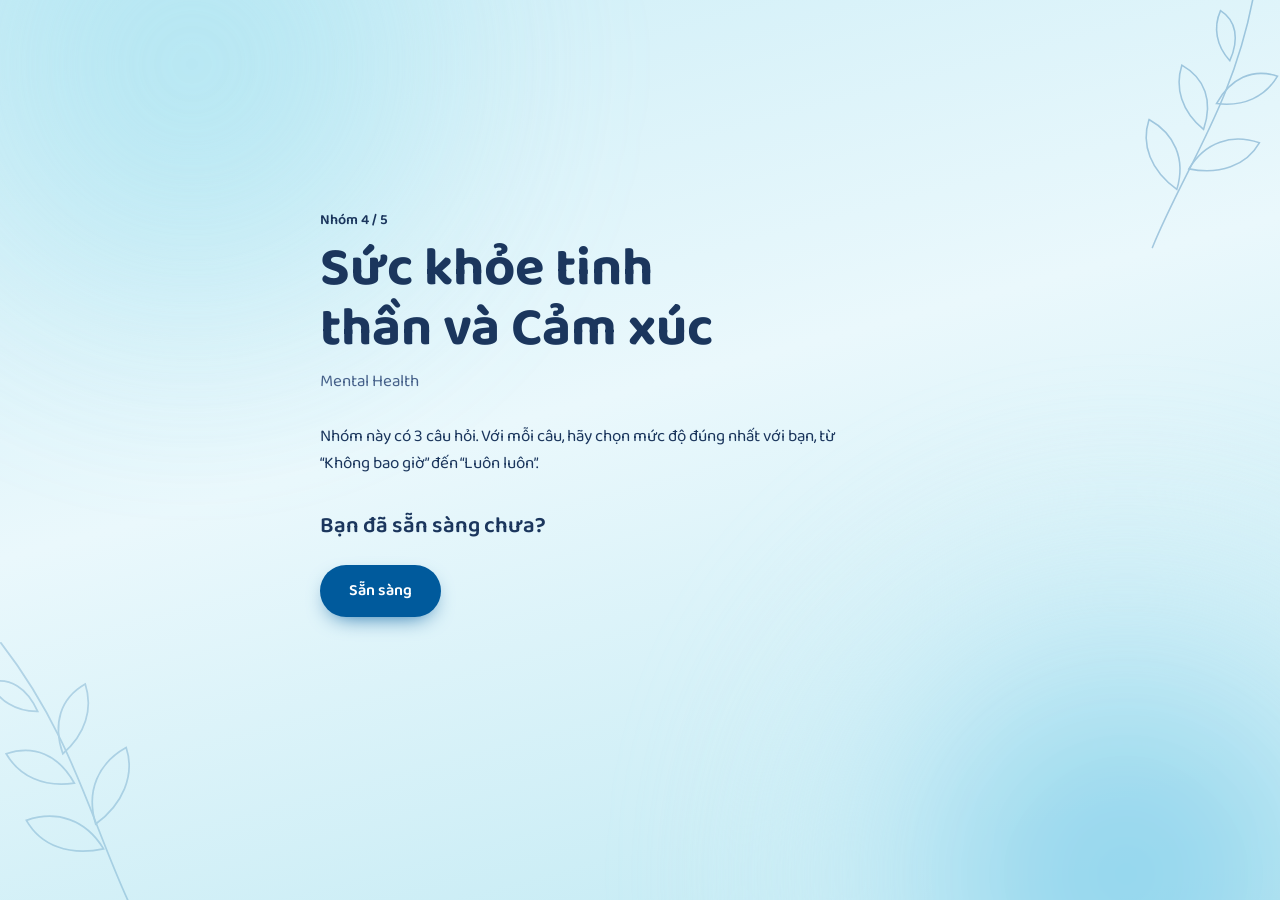
<file: nhom_cau_hoi/nhom-4.html>
<!DOCTYPE html>
<html lang="vi">
<head>
  <meta charset="UTF-8">
  <meta name="viewport" content="width=device-width, initial-scale=1">
  <meta name="description" content="Attention Heist: bài tự đánh giá giúp học sinh nhìn lại thói quen dùng mạng xã hội, khả năng tập trung và sức khỏe tinh thần.">
  <meta name="theme-color" content="#eaf8fc">
  <title>Nhóm 4: Sức khỏe tinh thần và Cảm xúc</title>
  <link rel="preconnect" href="https://fonts.googleapis.com">
  <link rel="preconnect" href="https://fonts.gstatic.com" crossorigin>
  <link href="https://fonts.googleapis.com/css2?family=Baloo+2:wght@400;500;600;700;800&display=swap" rel="stylesheet">
  <link rel="icon" href="data:image/svg+xml,%3Csvg xmlns=%27http://www.w3.org/2000/svg%27 viewBox=%270 0 32 32%27%3E%3Cpath d=%27M16 4C11 10 11 18 16 24C21 18 21 10 16 4Z%27 fill=%27%2360c1e5%27 stroke=%27%23005a9c%27 stroke-width=%271.6%27 stroke-linejoin=%27round%27/%3E%3Cpath d=%27M16 24C8 22 4 17 3 11C10 12 14 17 16 24Z%27 fill=%27%23a0e0ef%27 stroke=%27%23005a9c%27 stroke-width=%271.6%27 stroke-linejoin=%27round%27/%3E%3Cpath d=%27M16 24C24 22 28 17 29 11C22 12 18 17 16 24Z%27 fill=%27%23a0e0ef%27 stroke=%27%23005a9c%27 stroke-width=%271.6%27 stroke-linejoin=%27round%27/%3E%3C/svg%3E">
  <link rel="stylesheet" href="../style.css">
</head>
<body data-page="group" data-group="4">

  <main>
    <section class="screen" id="screenReady" aria-labelledby="readyTitle">
      <p class="group-label">Nhóm 4 / 5</p>
      <h1 class="ready-title" id="readyTitle" tabindex="-1">Sức khỏe tinh thần và Cảm xúc</h1>
      <p class="ready-en">Mental Health</p>
      <p class="ready-info">Nhóm này có 3 câu hỏi. Với mỗi câu, hãy chọn mức độ đúng nhất với bạn, từ “Không bao giờ” đến “Luôn luôn”.</p>
      <p class="ready-ask">Bạn đã sẵn sàng chưa?</p>
      <button type="button" class="btn btn-primary" id="readyBtn">Sẵn sàng</button>
    </section>

    <section class="screen" id="screenQuiz" aria-labelledby="questionText" hidden>
      <div class="quiz-top">
        <p class="group-label">Nhóm 4 / 5</p>
        <p class="group-name">Sức khỏe tinh thần và Cảm xúc <span>(Mental Health)</span></p>
        <p class="quiz-count" id="quizCount" aria-live="polite"></p>
        <div class="quiz-bar" role="progressbar" aria-valuemin="0" aria-valuemax="100" aria-valuenow="0" id="quizBar">
          <span id="quizBarFill"></span>
        </div>
      </div>

      <h2 class="question" id="questionText" tabindex="-1"></h2>

      <div class="options" id="options" role="radiogroup" aria-labelledby="questionText"></div>

      <div class="quiz-nav">
        <button type="button" class="btn btn-ghost" id="backBtn">Câu trước</button>
        <button type="button" class="btn btn-primary" id="nextBtn" disabled>Câu tiếp theo</button>
      </div>
      <p class="key-hint">Mẹo: nhấn phím 1–5 hoặc dùng phím mũi tên để chọn nhanh đáp án.</p>
    </section>

  </main>

  <script src="../script.js" defer></script>
</body>
</html>
</file>
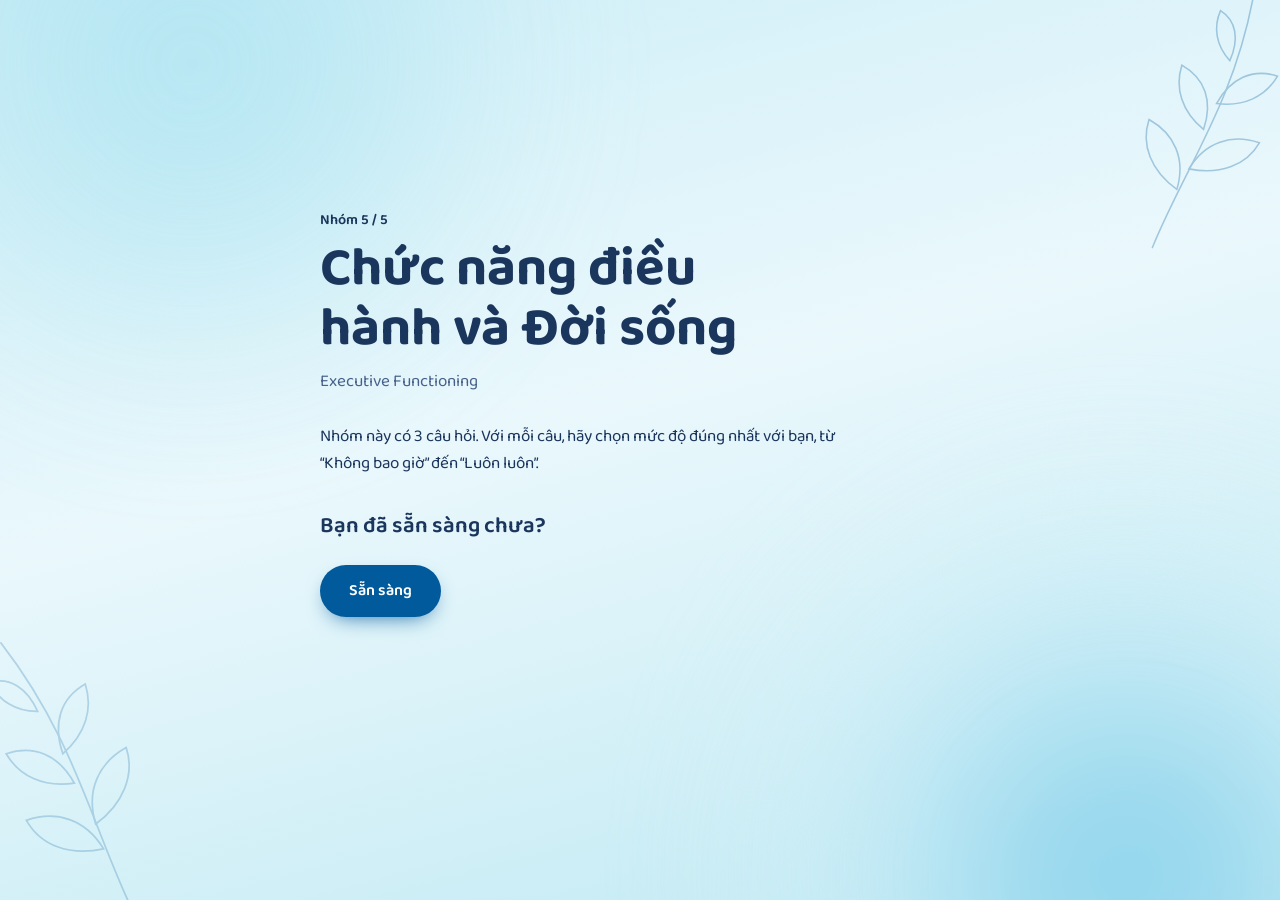
<file: nhom_cau_hoi/nhom-5.html>
<!DOCTYPE html>
<html lang="vi">
<head>
  <meta charset="UTF-8">
  <meta name="viewport" content="width=device-width, initial-scale=1">
  <meta name="description" content="Attention Heist: bài tự đánh giá giúp học sinh nhìn lại thói quen dùng mạng xã hội, khả năng tập trung và sức khỏe tinh thần.">
  <meta name="theme-color" content="#eaf8fc">
  <title>Nhóm 5: Chức năng điều hành và Đời sống</title>
  <link rel="preconnect" href="https://fonts.googleapis.com">
  <link rel="preconnect" href="https://fonts.gstatic.com" crossorigin>
  <link href="https://fonts.googleapis.com/css2?family=Baloo+2:wght@400;500;600;700;800&display=swap" rel="stylesheet">
  <link rel="icon" href="data:image/svg+xml,%3Csvg xmlns=%27http://www.w3.org/2000/svg%27 viewBox=%270 0 32 32%27%3E%3Cpath d=%27M16 4C11 10 11 18 16 24C21 18 21 10 16 4Z%27 fill=%27%2360c1e5%27 stroke=%27%23005a9c%27 stroke-width=%271.6%27 stroke-linejoin=%27round%27/%3E%3Cpath d=%27M16 24C8 22 4 17 3 11C10 12 14 17 16 24Z%27 fill=%27%23a0e0ef%27 stroke=%27%23005a9c%27 stroke-width=%271.6%27 stroke-linejoin=%27round%27/%3E%3Cpath d=%27M16 24C24 22 28 17 29 11C22 12 18 17 16 24Z%27 fill=%27%23a0e0ef%27 stroke=%27%23005a9c%27 stroke-width=%271.6%27 stroke-linejoin=%27round%27/%3E%3C/svg%3E">
  <link rel="stylesheet" href="../style.css">
</head>
<body data-page="group" data-group="5">

  <main>
    <section class="screen" id="screenReady" aria-labelledby="readyTitle">
      <p class="group-label">Nhóm 5 / 5</p>
      <h1 class="ready-title" id="readyTitle" tabindex="-1">Chức năng điều hành và Đời sống</h1>
      <p class="ready-en">Executive Functioning</p>
      <p class="ready-info">Nhóm này có 3 câu hỏi. Với mỗi câu, hãy chọn mức độ đúng nhất với bạn, từ “Không bao giờ” đến “Luôn luôn”.</p>
      <p class="ready-ask">Bạn đã sẵn sàng chưa?</p>
      <button type="button" class="btn btn-primary" id="readyBtn">Sẵn sàng</button>
    </section>

    <section class="screen" id="screenQuiz" aria-labelledby="questionText" hidden>
      <div class="quiz-top">
        <p class="group-label">Nhóm 5 / 5</p>
        <p class="group-name">Chức năng điều hành và Đời sống <span>(Executive Functioning)</span></p>
        <p class="quiz-count" id="quizCount" aria-live="polite"></p>
        <div class="quiz-bar" role="progressbar" aria-valuemin="0" aria-valuemax="100" aria-valuenow="0" id="quizBar">
          <span id="quizBarFill"></span>
        </div>
      </div>

      <h2 class="question" id="questionText" tabindex="-1"></h2>

      <div class="options" id="options" role="radiogroup" aria-labelledby="questionText"></div>

      <div class="quiz-nav">
        <button type="button" class="btn btn-ghost" id="backBtn">Câu trước</button>
        <button type="button" class="btn btn-primary" id="nextBtn" disabled>Câu tiếp theo</button>
      </div>
      <p class="key-hint">Mẹo: nhấn phím 1–5 hoặc dùng phím mũi tên để chọn nhanh đáp án.</p>
    </section>

  </main>

  <script src="../script.js" defer></script>
</body>
</html>
</file>
<file: style.css>
:root {
  --bg: #eaf8fc;
  --surface: rgba(255, 255, 255, 0.7);
  --surface-solid: #ffffff;
  --ink: #1b365d;
  --muted: #46618a;
  --line: rgba(27, 54, 93, 0.18);
  --accent: #005a9c;
  --accent-dark: #1b365d;
  --accent-soft: #a0e0ef;
  --on-accent: #ffffff;
  --focus: #c25b00;
  --peach: #d6f1f8;
  --blush: #bfe9f3;
  --pink: #a0e0ef;
  --sky: #60c1e5;
  --aura-1: #a0e0ef;
  --aura-2: #60c1e5;
  --aura-3: #d6f1f8;
  --shadow: 0 1px 2px rgba(27, 54, 93, 0.06), 0 14px 34px -14px rgba(0, 90, 156, 0.3);

  --font-display: "Baloo 2", system-ui, -apple-system, "Segoe UI", Roboto, sans-serif;
  --font-body: "Baloo 2", system-ui, -apple-system, "Segoe UI", Roboto, sans-serif;

  --radius: 10px;
  --radius-lg: 14px;
  --col: 40rem;
  --ease: cubic-bezier(0.22, 0.8, 0.24, 1);
}


*, *::before, *::after { box-sizing: border-box; }

html { scroll-behavior: smooth; }

body {
  margin: 0;
  min-height: 100vh;
  overflow-x: clip;
  background: linear-gradient(165deg, #cdeef7 0%, var(--bg) 45%, #bfe9f3 100%) fixed;
  color: var(--ink);
  font-family: var(--font-body);
  font-size: 1.0625rem;
  line-height: 1.6;
  -webkit-font-smoothing: antialiased;
  animation: page-in 0.7s var(--ease) both;
}
@keyframes page-in { from { opacity: 0; } to { opacity: 1; } }

body::before,
body::after {
  content: "";
  position: fixed;
  z-index: -1;
  width: 60vmax;
  height: 60vmax;
  border-radius: 50%;
  filter: blur(80px);
  opacity: 0.7;
  pointer-events: none;
  will-change: transform;
}
body::before {
  top: -25vmax; left: -15vmax;
  background: radial-gradient(circle, var(--aura-1), transparent 65%);
  animation: drift-a 38s ease-in-out infinite alternate;
}
body::after {
  bottom: -28vmax; right: -18vmax;
  background: radial-gradient(circle, var(--aura-2), var(--aura-3) 55%, transparent 70%);
  animation: drift-b 46s ease-in-out infinite alternate;
}
@keyframes drift-a { to { transform: translate3d(14vmax, 10vmax, 0) scale(1.12); } }
@keyframes drift-b { to { transform: translate3d(-12vmax, -8vmax, 0) scale(1.1); } }

h1, h2, h3, p, ul, ol { margin: 0; }
[hidden] { display: none !important; }

.screen { width: min(100% - 2.5rem, var(--col)); margin-inline: auto; }

:focus-visible { outline: 3px solid var(--focus); outline-offset: 3px; }
h1:focus, h2:focus { outline: none; }

.hero {
  min-height: 92vh;
  padding-block: clamp(3rem, 10vh, 6rem) 2.5rem;
  display: flex;
  flex-direction: column;
  justify-content: center;
}

.hero h1 {
  font-family: var(--font-display);
  font-weight: 700;
  font-size: clamp(2.6rem, 8vw, 4.6rem);
  line-height: 1.06;
  letter-spacing: 0;
  text-wrap: balance;
}
.lead { margin-top: 1.5rem; max-width: 34rem; font-size: 1.2rem; color: var(--muted); }

.intro-text { padding-block: 2.5rem 1rem; border-top: 1px solid var(--line); }
.intro-text h2 {
  font-family: var(--font-display);
  font-weight: 700;
  font-size: 1.65rem;
  line-height: 1.25;
  margin: 3rem 0 1rem;
}
.intro-text h2:first-child { margin-top: 0.5rem; }
.intro-text p + p { margin-top: 1.1rem; }
.intro-text ul { margin-top: 1rem; padding-left: 1.3rem; display: grid; gap: 0.8rem; }
.intro-text li::marker { color: var(--accent); }
.intro-text strong { font-weight: 600; }

.intro-text .stats { list-style: none; padding-left: 0; gap: 0; }
.intro-text .stats li {
  display: grid;
  grid-template-columns: 7rem 1fr;
  gap: 1rem;
  align-items: baseline;
  padding-block: 1.1rem;
  border-bottom: 1px solid var(--line);
}
.intro-text .stats li:first-child { border-top: 1px solid var(--line); }
.intro-text .stats strong {
  font-family: var(--font-display);
  font-weight: 700;
  font-size: 2.2rem;
  line-height: 1;
  letter-spacing: 0;
  color: var(--accent);
}
.intro-text .source { margin-top: 0.9rem; font-size: 0.9rem; color: var(--muted); }

.js .stats li { opacity: 0; transform: translateY(10px); transition: opacity 0.6s var(--ease), transform 0.6s var(--ease); }
.js .stats li.is-in { opacity: 1; transform: none; }
.js .stats li:nth-child(2) { transition-delay: 0.08s; }
.js .stats li:nth-child(3) { transition-delay: 0.16s; }

.start-zone { padding-block: 3rem 8rem; min-height: 14rem; }
.start-hint { color: var(--muted); font-size: 0.95rem; padding-left: 1rem; border-left: 3px solid var(--line); }
.start-zone .btn-primary.is-revealed { animation: unlock 0.6s var(--ease) both; }
@keyframes unlock { from { opacity: 0; transform: translateY(14px) scale(0.96); } to { opacity: 1; transform: none; } }

.btn {
  position: relative;
  overflow: hidden;
  font: inherit;
  font-weight: 600;
  font-size: 1rem;
  line-height: 1;
  padding: 1rem 1.7rem;
  border-radius: 999px;
  border: 2px solid transparent;
  cursor: pointer;
  transition: background-color 0.25s, border-color 0.25s, color 0.25s, transform 0.25s var(--ease), box-shadow 0.25s;
}
.btn:active:not(:disabled) { transform: scale(0.97); }
.btn-primary { background: var(--accent); color: var(--on-accent); box-shadow: 0 8px 22px -10px var(--accent); }
.btn-primary:hover:not(:disabled) { background: var(--accent-dark); transform: translateY(-1px); }
.btn-primary:disabled { background: var(--line); color: var(--muted); box-shadow: none; cursor: not-allowed; }
.btn-ghost { background: transparent; color: var(--ink); border-color: var(--line); }
.btn-ghost:hover:not(:disabled) { border-color: var(--accent); color: var(--accent-dark); }
.btn-ghost:disabled { opacity: 0.4; cursor: not-allowed; }

#screenReady { padding-block: clamp(3rem, 12vh, 6rem) 5rem; min-height: 90vh; display: flex; flex-direction: column; align-items: flex-start; justify-content: center; }
#screenQuiz, #screenResult { padding-block: 2.5rem 5rem; }

.group-label { font-size: 0.9rem; font-weight: 600; color: var(--accent-dark); }
.group-name { font-family: var(--font-display); font-weight: 600; font-size: 1.3rem; line-height: 1.3; margin: 0.2rem 0 1rem; }
.group-name span { font-family: var(--font-body); font-weight: 400; font-size: 0.95rem; color: var(--muted); }

.ready-title { font-family: var(--font-display); font-weight: 700; font-size: clamp(2.2rem, 7vw, 3.4rem); line-height: 1.1; letter-spacing: 0; margin-top: 0.5rem; text-wrap: balance; }
.ready-en { margin-top: 0.5rem; color: var(--muted); }
.ready-info { margin-top: 1.75rem; max-width: 34rem; }
.ready-ask { margin-top: 2rem; margin-bottom: 1.25rem; font-family: var(--font-display); font-weight: 600; font-size: 1.4rem; }

.quiz-top { margin-bottom: 2.5rem; }
.quiz-count { font-size: 0.95rem; color: var(--muted); margin-bottom: 0.6rem; }
.quiz-bar { height: 8px; background: var(--line); border-radius: 999px; overflow: hidden; }
.quiz-bar span { display: block; height: 100%; width: 0; background: var(--accent); border-radius: 999px; transition: width 0.6s var(--ease); }

.question { font-family: var(--font-display); font-weight: 600; font-size: clamp(1.5rem, 5vw, 2rem); line-height: 1.3; letter-spacing: 0; margin-bottom: 1.75rem; text-wrap: balance; }
.question.is-swap, .options.is-swap { animation: swap 0.45s var(--ease) both; }
@keyframes swap { from { opacity: 0; transform: translateX(14px); } to { opacity: 1; transform: none; } }

.options { display: grid; gap: 0.75rem; }
.option {
  display: grid;
  grid-template-columns: 2rem 1fr;
  gap: 0.9rem;
  align-items: center;
  width: 100%;
  text-align: left;
  font: inherit;
  line-height: 1.5;
  color: var(--ink);
  background: var(--surface);
  -webkit-backdrop-filter: blur(10px);
  backdrop-filter: blur(10px);
  border: 2px solid var(--line);
  border-radius: var(--radius);
  padding: 0.95rem 1.1rem;
  cursor: pointer;
  transition: border-color 0.25s, background-color 0.25s, transform 0.25s var(--ease), box-shadow 0.25s;
}
.option:hover { border-color: var(--accent); transform: translateX(4px); }
.option:active { transform: scale(0.99); }
.option-key {
  display: grid; place-items: center;
  width: 2rem; height: 2rem;
  border-radius: 50%;
  border: 2px solid var(--line);
  font-size: 0.85rem; font-weight: 600; color: var(--muted);
  transition: background-color 0.25s, border-color 0.25s, color 0.25s, transform 0.4s var(--ease);
}
.option.is-selected { border-color: var(--accent); background: var(--accent-soft); box-shadow: var(--shadow); }
.option.is-selected .option-key { background: var(--accent); border-color: var(--accent); color: var(--on-accent); transform: scale(1.12); }

.quiz-nav { display: flex; justify-content: space-between; gap: 1rem; margin-top: 2rem; }
.key-hint { margin-top: 1.5rem; font-size: 0.875rem; color: var(--muted); }

.result-label { font-size: 0.95rem; color: var(--muted); }
.result-title { font-family: var(--font-display); font-weight: 700; font-size: clamp(1.8rem, 6vw, 2.6rem); line-height: 1.15; letter-spacing: 0; margin-top: 0.5rem; text-wrap: balance; }
.result-desc { margin-top: 1rem; }

.level-1 { --lv: #2f7d4f; --lv-ink: #1f5a37; --lv-soft: #dff0e5; --lv-track: #cfe6d6; }
.level-2 { --lv: #b9770e; --lv-ink: #7a4a00; --lv-soft: #f8ebcf; --lv-track: #f3e2b6; }
.level-3 { --lv: #c0392b; --lv-ink: #8f2a20; --lv-soft: #f7dcd8; --lv-track: #efc7c1; }

.group-results { list-style: none; padding: 0; margin: 2rem 0 0; display: grid; gap: 1rem; }
.group-result {
  background: var(--surface);
  -webkit-backdrop-filter: blur(14px);
  backdrop-filter: blur(14px);
  border: 1px solid var(--line);
  border-left: 5px solid var(--lv);
  border-radius: var(--radius-lg);
  padding: 1.25rem 1.4rem 1.1rem;
  box-shadow: var(--shadow);
  animation: rise 0.7s var(--ease) both;
  animation-delay: calc(var(--i, 0) * 110ms);
}
@keyframes rise { from { opacity: 0; transform: translateY(16px); } to { opacity: 1; transform: none; } }

.gr-head { display: flex; flex-wrap: wrap; align-items: center; justify-content: space-between; gap: 0.5rem 1rem; }
.gr-name { font-family: var(--font-display); font-weight: 600; font-size: 1.15rem; line-height: 1.3; }
.level-badge { display: inline-block; padding: 0.3rem 0.85rem; border-radius: 999px; background: var(--lv-soft); color: var(--lv-ink); font-size: 0.9rem; font-weight: 600; white-space: nowrap; }
.gr-score { display: flex; align-items: baseline; gap: 0.5rem; margin-top: 0.5rem; }
.gr-num { font-family: var(--font-display); font-weight: 700; font-size: 3rem; line-height: 1; letter-spacing: 0; color: var(--lv-ink); font-variant-numeric: tabular-nums; }
.gr-max { color: var(--muted); }

.scale { margin-top: 1.25rem; }
.scale-track { position: relative; height: 10px; border-radius: 999px; background: linear-gradient(to right, #cfe6d6 0 37.5%, #f3e2b6 37.5% 70.8%, #efc7c1 70.8% 100%); }
.scale-marker { position: absolute; top: 50%; left: 0; width: 22px; height: 22px; border-radius: 50%; background: var(--lv); border: 4px solid var(--surface-solid); box-shadow: 0 2px 8px rgba(0, 0, 0, 0.25); transform: translate(-50%, -50%); transition: left 1.1s var(--ease); }
.scale-ends { display: flex; justify-content: space-between; margin-top: 0.5rem; font-size: 0.85rem; color: var(--muted); }

.level-detail { margin-top: 3.5rem; padding-top: 2rem; border-top: 1px solid var(--line); }
.level-title { font-family: var(--font-display); font-weight: 700; font-size: clamp(1.6rem, 5.5vw, 2.2rem); line-height: 1.2; letter-spacing: 0; margin-top: 0.4rem; text-wrap: balance; }
.level-headline { margin-top: 1rem; font-weight: 600; }
.level-detail .result-desc { margin-top: 0.9rem; }
.orientation { margin-top: 1.25rem; padding: 0.9rem 1.1rem; border-radius: var(--radius); background: var(--lv-soft); color: var(--lv-ink); }

.plan-block { margin-top: 2.25rem; padding-left: 1.1rem; border-left: 3px solid var(--lv-soft); }
.tips-title { font-family: var(--font-display); font-weight: 600; font-size: 1.3rem; margin-bottom: 0.75rem; }
.plan-block p + p, .plan-block .tips + p { margin-top: 0.8rem; }
.plan-label { margin-top: 1rem; font-weight: 600; }
.tips { padding-left: 1.25rem; display: grid; gap: 0.6rem; margin-top: 0.6rem; }
.tips li::marker { color: var(--lv, var(--accent)); }
.plan-block ol.tips { list-style: decimal; }

.result-note { margin-top: 2.5rem; font-size: 0.9rem; color: var(--muted); }
.support-note { margin-top: 1rem; padding: 1rem 1.2rem; border-radius: var(--radius); background: var(--accent-soft); font-size: 0.95rem; }
.result-actions { display: flex; flex-wrap: wrap; gap: 0.75rem; margin-top: 2.5rem; }

noscript p { margin: 2rem auto; width: min(100% - 2.5rem, var(--col)); padding: 1rem; border: 2px solid var(--line); border-radius: var(--radius); }

@media (max-width: 480px) {
  body { font-size: 1rem; }
  .intro-text .stats li { grid-template-columns: 1fr; gap: 0.35rem; }
  .quiz-nav .btn { flex: 1; padding-inline: 1rem; }
  .option { padding: 0.85rem; }
  .group-result { padding: 1rem; }
}

@media (prefers-reduced-motion: reduce) {
  html { scroll-behavior: auto; }
  *, *::before, *::after { animation-duration: 0.01ms !important; animation-iteration-count: 1 !important; transition-duration: 0.01ms !important; transition-delay: 0s !important; }
}

.lotus {
  display: block;
  width: 92px;
  margin-bottom: 1.75rem;
  fill: rgba(160, 224, 239, 0.6);
  stroke: var(--accent);
  stroke-width: 1.4;
  stroke-linejoin: round;
  stroke-linecap: round;
  overflow: visible;
}
.lotus path { stroke-dasharray: 1; stroke-dashoffset: 1; fill-opacity: 0; animation: draw 1.8s var(--ease) forwards, tint 1s ease 1.6s forwards; }
.lotus path:nth-child(1) { animation-delay: 0.1s, 1.7s; }
.lotus path:nth-child(2), .lotus path:nth-child(3) { animation-delay: 0.35s, 1.8s; }
.lotus path:nth-child(4), .lotus path:nth-child(5) { animation-delay: 0.6s, 1.9s; }
.lotus path:nth-child(6) { animation-delay: 0.9s, 2s; }
@keyframes draw { to { stroke-dashoffset: 0; } }
@keyframes tint { to { fill-opacity: 1; } }

.hero { position: relative; }
.hero::before {
  content: "";
  position: absolute;
  right: -22%; top: 50%;
  width: min(80vw, 36rem);
  aspect-ratio: 1;
  transform: translateY(-50%);
  border-radius: 50%;
  background: repeating-radial-gradient(circle, transparent 0 26px, rgba(0, 90, 156, 0.18) 26px 27px);
  -webkit-mask: radial-gradient(circle, #000 15%, transparent 68%);
  mask: radial-gradient(circle, #000 15%, transparent 68%);
  z-index: -1;
}

.decor { position: fixed; inset: 0; z-index: -1; pointer-events: none; overflow: hidden; }
.decor svg { position: absolute; fill: none; stroke: var(--accent); stroke-width: 1.2; stroke-linecap: round; opacity: 0.3; }
.decor .leaf-a { top: -24px; right: -34px; width: 210px; transform: rotate(24deg); }
.decor .leaf-b { bottom: -30px; left: -44px; width: 230px; transform: rotate(-24deg); opacity: 0.22; }
@media (max-width: 640px) { .decor .leaf-b { display: none; } .decor .leaf-a { width: 150px; } }

.intro-text { position: relative; border-top: 0; padding-top: 4.5rem; }
.intro-text::before {
  content: "";
  position: absolute;
  top: 0; left: 50%;
  width: 100vw; height: 54px;
  transform: translateX(-50%);
  background: url("data:image/svg+xml,%3Csvg xmlns='http://www.w3.org/2000/svg' viewBox='0 0 1200 54' preserveAspectRatio='none'%3E%3Cpath d='M0 27 Q 150 0 300 27 T 600 27 T 900 27 T 1200 27 V54 H0Z' fill='%2360c1e5' fill-opacity='.4'/%3E%3Cpath d='M0 38 Q 150 14 300 38 T 600 38 T 900 38 T 1200 38 V54 H0Z' fill='%23a0e0ef' fill-opacity='.8'/%3E%3C/svg%3E") center / 100% 100% no-repeat;
  z-index: -1;
}

.intro-text h2::before,
.level-title::before {
  content: "";
  display: block;
  width: 2.2rem; height: 3px;
  margin-bottom: 0.75rem;
  background: var(--accent);
  border-radius: 2px;
}

.intro-text .stats li {
  grid-template-columns: 7rem 1fr;
  padding: 1rem 1.2rem;
  margin-bottom: 0.7rem;
  border: 0;
  border-left: 4px solid var(--accent);
  border-radius: var(--radius);
  background: rgba(255, 255, 255, 0.6);
}
.intro-text .stats li:first-child { border-top: 0; }
.intro-text .stats li:nth-child(2) { border-left-color: #60c1e5; }
.intro-text .stats li:nth-child(3) { border-left-color: #1b365d; }

.group-result { position: relative; }
.option.is-selected { background: var(--accent-soft); }
.support-note { background: var(--peach); border-left: 4px solid var(--accent); }
.start-hint { border-left-color: var(--accent); }

.hero {
  width: min(calc(100vw - 2.5rem), 62rem);
  left: 50%;
  transform: translateX(-50%);
  min-height: 0;
  padding-block: clamp(2.5rem, 8vh, 5rem) 0.5rem;
  display: grid;
  grid-template-columns: 1fr minmax(15rem, 24rem);
  align-items: center;
  gap: clamp(1rem, 3vw, 2.5rem);
}
.hero-copy { padding-left: max(0px, calc((min(100vw - 2.5rem, 62rem) - 40rem) / 2)); }
.hero h1 { font-size: clamp(2.6rem, 6.2vw, 4.2rem); }
.lead { margin-top: 1.25rem; max-width: 30rem; }
.hero::before { right: -4%; width: min(60vw, 34rem); }

.hero-art {
  width: 100%;
  height: auto;
  fill: none;
  stroke: var(--accent);
  stroke-width: 2;
  stroke-linecap: round;
  stroke-linejoin: round;
  overflow: visible;
  animation: art-in 1.2s var(--ease) 0.35s both;
}
.hero-art .f-white { fill: rgba(255, 255, 255, 0.85); }
.hero-art .f-pink { fill: #a0e0ef; }
.hero-art .f-peach { fill: #d6f1f8; }
.hero-art .f-blush { fill: #bfe9f3; opacity: 0.85; }
.hero-art .f-ink { fill: var(--ink); stroke: var(--ink); }
@keyframes art-in { from { opacity: 0; transform: translateY(18px); } to { opacity: 1; transform: none; } }

.intro-text { padding-top: 3.25rem; }

@media (max-width: 760px) {
  .hero { grid-template-columns: 1fr; padding-block: 2.5rem 0; }
  .hero-copy { padding-left: 0; }
  .hero-art { max-width: 21rem; margin: 0.5rem auto 0; }
}

.intro-text .impact { list-style: none; padding-left: 0; gap: 1rem; }
.impact li { display: grid; grid-template-columns: 4.4rem 1fr; gap: 1rem; align-items: start; }

.intro-text::before {
  -webkit-mask: linear-gradient(to bottom, #000 25%, transparent 100%);
  mask: linear-gradient(to bottom, #000 25%, transparent 100%);
}

.badge-art { width: 1.6rem; height: 1.6rem; margin: -0.15rem 0.45rem -0.15rem -0.35rem; vertical-align: middle; fill: none; stroke: var(--lv-ink); stroke-width: 1.5; stroke-linecap: round; stroke-linejoin: round; overflow: visible; }
.badge-art .a { fill: var(--lv); }
.badge-art .b { fill: #ffffff; }

.ico-art { width: 4.4rem; height: 4.4rem; fill: none; stroke: var(--accent-dark); stroke-width: 1.8; stroke-linecap: round; stroke-linejoin: round; overflow: visible; }
.ico-art .bg { fill: #d6f1f8; stroke: none; }
.ico-art .w { fill: #ffffff; }
.ico-art .s1 { fill: #a0e0ef; }
.ico-art .s2 { fill: #60c1e5; }
.ico-art .n { fill: #1b365d; }
</file>
